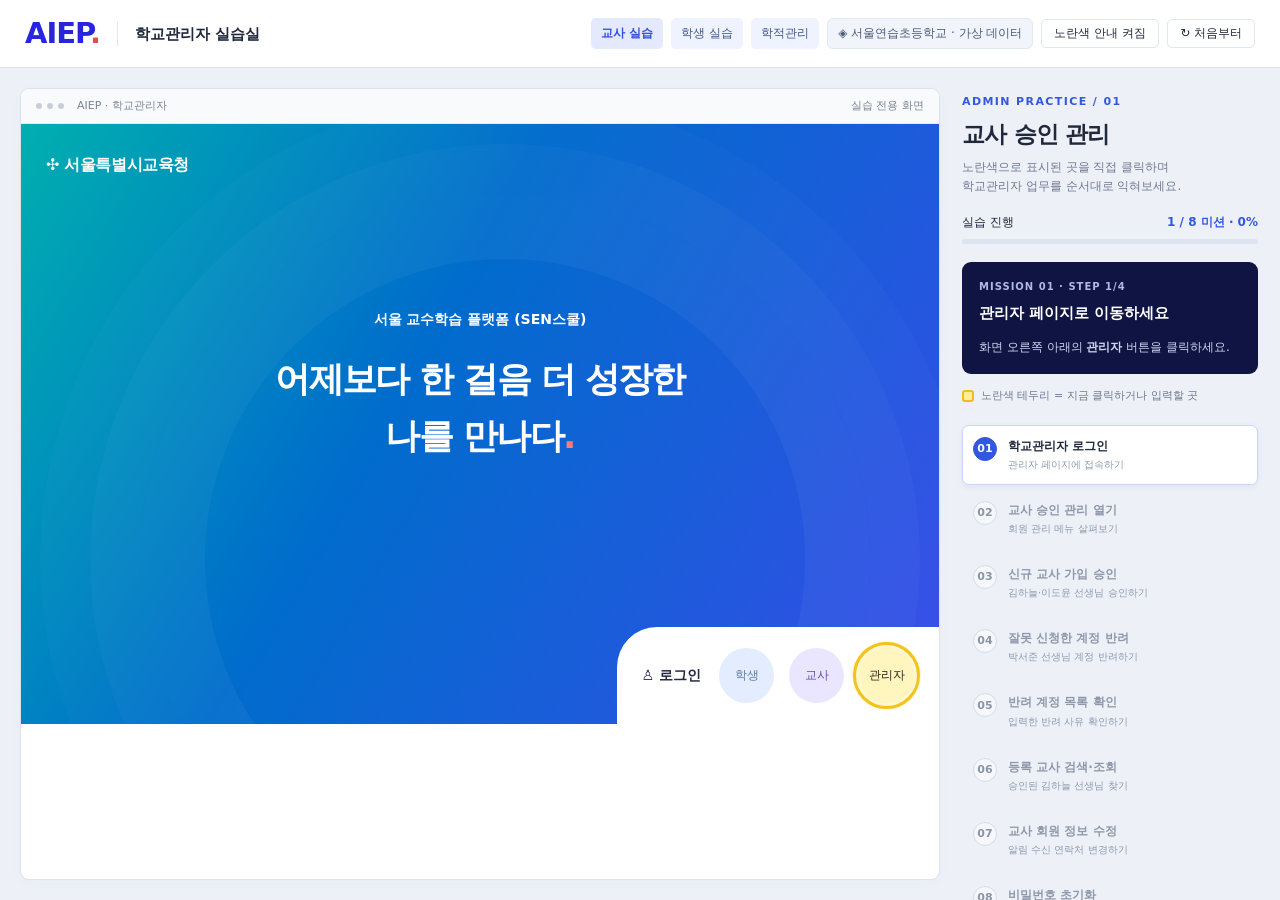
<file: index.html>
<!doctype html>
<html lang="ko">
<head>
<meta charset="UTF-8"><meta name="viewport" content="width=device-width, initial-scale=1.0">
<title>AIEP 학교관리자 실습 | 교사 승인 관리</title>
<meta name="description" content="서울연습초등학교 가상 계정으로 AIEP 교사 승인, 반려, 회원 정보 관리를 직접 클릭하며 연습하세요.">
<style>
:root{--navy:#101442;--blue:#3158de;--purple:#6552ff;--ink:#20283d;--muted:#737e93;--line:#e0e5ee;--bg:#f4f6fa;--yellow:#ffd12f;--green:#168064}*{box-sizing:border-box}body{margin:0;color:var(--ink);font-family:"Pretendard","Noto Sans KR","Malgun Gothic",system-ui,sans-serif;font-size:14px;line-height:1.6;background:#edf1f7}button,input,select{font:inherit}button{cursor:pointer}button:disabled{cursor:default;opacity:.5}button:focus-visible,a:focus-visible,input:focus-visible,select:focus-visible{outline:3px solid #3367ee;outline-offset:3px}button{border:1px solid var(--line);background:white;color:inherit;border-radius:5px;padding:7px 15px}button:hover{filter:brightness(.97)}button.primary{background:var(--blue);border-color:var(--blue);color:white}button.dark{background:#31343d;border-color:#31343d;color:white}button.small{padding:4px 12px;font-size:12px}.topbar{height:68px;background:white;border-bottom:1px solid #dde3ed;display:flex;align-items:center;justify-content:space-between;padding:0 25px;gap:14px}.brand-wrap{display:flex;align-items:center;gap:17px}.wordmark{font-size:29px;font-weight:900;letter-spacing:-1px;color:#2925df;line-height:1}.wordmark i{color:#ef454c;font-style:normal}.divider{width:1px;height:24px;background:var(--line)}.top-title{font-size:15px;font-weight:750}.subtle{color:var(--muted);font-size:12px}.practice-badge{display:inline-flex;align-items:center;gap:6px;color:#4e5b79;background:#f1f4fa;border:1px solid #e3e8f1;padding:5px 10px;border-radius:6px;font-size:12px}.top-actions{display:flex;gap:8px;align-items:center}.workspace{display:grid;grid-template-columns:minmax(0,1fr) 340px;min-height:calc(100vh - 68px)}.simulator{min-width:0;position:relative;margin:20px 0 20px 20px;border:1px solid #dce2eb;border-radius:9px;overflow:hidden;background:#fff;box-shadow:0 3px 15px #273a5a05;align-self:start;min-height:calc(100vh - 108px)}.window-strip{display:flex;justify-content:space-between;align-items:center;height:35px;padding:0 15px;background:#f9fafc;border-bottom:1px solid #e6eaf0;font-size:11px;color:#7a8494}.window-dots{display:flex;gap:5px;align-items:center}.window-dots span{display:block;width:6px;height:6px;border-radius:50%;background:#c8ced9}.window-dots small{margin-left:8px;font-size:11px}.guide{padding:25px 22px 20px;position:sticky;top:0;height:calc(100vh - 68px);overflow:auto}.guide-kicker{font-size:11px;letter-spacing:1.4px;color:var(--blue);font-weight:800}.guide h1{font-size:23px;line-height:1.4;margin:7px 0 8px;letter-spacing:-.8px}.guide-intro{color:#6f7990;font-size:12px;margin:0 0 17px}.progress-label{display:flex;justify-content:space-between;font-size:12px;margin-bottom:7px}.progress-label strong{color:var(--blue)}.progress-track{height:5px;border-radius:5px;background:#dee4ef;overflow:hidden}.progress-fill{height:100%;background:var(--blue);transition:width .25s}.missions{list-style:none;padding:0;margin:20px 0}.mission{display:flex;gap:11px;padding:11px 10px;border-radius:7px;margin:4px 0;border:1px solid transparent}.mission.current{background:white;border-color:#cbd6f7;box-shadow:0 2px 6px #1e3d7210}.mission .num{width:24px;height:24px;flex:none;border:1px solid #d5dce8;border-radius:50%;display:grid;place-items:center;font-size:11px;background:#f5f7fb;color:#8a94a7;font-weight:700}.mission.current .num{background:var(--blue);color:white;border-color:var(--blue)}.mission.done .num{background:#e2f2eb;color:#218163;border-color:#e2f2eb}.mission strong{font-size:12px;font-weight:650;display:block}.mission.current small{display:block}.mission:not(.current):not(.done){color:#8e98aa}.mission small{display:none;font-size:10px;color:#8d98ae;display:block;margin-top:1px}.task-card{margin-top:18px;background:var(--navy);color:white;border-radius:9px;padding:17px 17px 16px}.task-eyebrow{font-size:10px;color:#aeb9e5;letter-spacing:1px;font-weight:700}.task-card h2{font-size:15px;line-height:1.7;margin:6px 0 9px}.task-card p{font-size:12px;line-height:1.85;color:#ced6f1;margin:0}.task-card code{font-family:inherit;background:#ffffff15;padding:1px 5px;border-radius:3px;color:#fff}.task-card button{margin-top:12px;width:100%;font-weight:700}.hint-line{display:flex;align-items:center;gap:7px;color:#6e7890;font-size:11px;margin:13px 0}.yellow-swatch{height:12px;width:12px;background:#ffed9b;border:2px solid #efbd20;border-radius:3px;flex:none}.guide-foot{margin-top:20px;padding-top:13px;border-top:1px solid #dce2ed;color:#929bad;font-size:10px;line-height:1.8}.focus-target{position:relative;z-index:2;outline:3px solid #f4c318!important;outline-offset:3px!important;box-shadow:0 0 0 7px #ffe77855!important;background-color:#fff5bf!important;color:#292718!important;animation:glow 1.9s ease-in-out infinite}.focus-target input[type=checkbox]{accent-color:#b38a00}.no-hints .focus-target{outline:none!important;box-shadow:none!important;animation:none!important}.no-hints button.focus-target{background-color:revert!important;color:revert!important}@keyframes glow{50%{box-shadow:0 0 0 9px #ffe7782e}}@media(prefers-reduced-motion:reduce){*{animation:none!important;transition:none!important}}.home{min-height:600px;background:linear-gradient(120deg,#00afaf 0%,#006ccc 42%,#384be9 100%);position:relative;overflow:hidden;color:white;padding:28px 25px;display:flex;flex-direction:column}.home:before{content:"";position:absolute;width:600px;height:600px;border-radius:50%;border:65px solid #ffffff0a;top:70px;left:13%;box-shadow:0 0 0 50px #ffffff06,0 0 0 100px #ffffff04;pointer-events:none}.seoul-logo{font-weight:800;font-size:16px;letter-spacing:-.4px;position:relative}.home-copy{position:relative;align-self:center;text-align:center;margin:auto;padding:80px 15px 90px}.home-copy small{font-size:14px;font-weight:700}.home-copy h2{font-size:35px;line-height:1.65;letter-spacing:-1.6px;margin:20px 0}.home-copy h2 span{color:#ff7b80}.home-login{position:relative;align-self:flex-end;display:flex;align-items:center;gap:15px;background:white;color:#252a42;padding:21px 25px;border-radius:40px 0 0 0;margin:0 -25px -28px 0}.home-login strong{margin-right:3px}.role{border:0;background:#ebe6ff;color:#6250aa;border-radius:50%;width:55px;height:55px;padding:0;font-size:12px}.role.student{background:#e4edff;color:#6179a2}.login-page{min-height:600px;background:#f5f7fb;display:flex;flex-direction:column;align-items:center;justify-content:center;padding:35px 20px}.login-head{text-align:center;margin-bottom:25px}.login-head .wordmark{font-size:43px}.login-head h2{font-size:21px;margin:5px 0}.login-head p{font-size:11px;color:#788396;margin:0 0 8px}.login-card{width:370px;max-width:100%;padding:28px;background:white;border-radius:10px;box-shadow:0 4px 18px #20294a0d}.login-card h3{margin:0 0 23px;font-size:17px}.field{display:block;margin:16px 0}.field label{display:block;font-size:12px;margin-bottom:6px}.required{color:#e25f63}.input-wrap{display:flex;align-items:center;border:1px solid #dce1eb;border-radius:4px;background:white}.input-wrap input{border:0;width:100%;min-width:0;outline:none;background:transparent;padding:10px 12px;font-size:12px}.input-wrap span{font-size:11px;color:#939bac;padding-right:12px}.login-card .primary{width:100%;margin-top:20px;border-radius:3px}.fake-notice{font-size:11px;background:#eff3ff;color:#67759a;border-radius:5px;padding:10px;line-height:1.8;margin-top:18px}.admin-top{height:64px;background:var(--navy);color:white;display:flex;align-items:center;justify-content:space-between;padding:0 21px}.admin-top .seoul-logo{font-size:14px}.account{display:flex;align-items:center;gap:10px;font-size:10px;line-height:1.5}.avatar{display:grid;place-items:center;border-radius:50%;width:29px;height:29px;background:#d4d8e5;color:#596582;font-size:13px}.account strong{font-size:11px}.logout{background:transparent;color:#dddff3;border-color:#555b80;padding:3px 9px;font-size:10px;margin-left:6px}.admin-body{display:flex;min-height:550px}.nav{width:176px;flex:none;background:#f0f2f7;padding:15px 10px}.nav-group{padding:10px 12px;width:100%;background:linear-gradient(110deg,#155fff,#7650ff);color:white;border:0;display:flex;justify-content:space-between;font-size:12px;border-radius:5px}.nav-sub{background:white;padding:8px 7px 10px;border-radius:0 0 5px 5px}.nav-sub button{font-size:11px;display:block;border:0;border-radius:0;text-align:left;width:100%;padding:7px 11px;color:#6d7890;line-height:1.4}.nav-sub button.active{border-left:2px solid #7958fd;color:#523cef;font-weight:700;background:#f4f1ff}.other-nav{width:100%;border:0;background:transparent;text-align:left;font-size:11px;margin-top:13px;padding:7px 10px;color:#687188}.other-nav span{float:right}.content{padding:21px 20px 26px;min-width:0;flex:1}.page-title{display:flex;align-items:center;justify-content:space-between;gap:12px;margin-bottom:19px}.page-title h2{font-size:19px;margin:0;color:#141820;letter-spacing:-.7px}.breadcrumbs{font-size:9px;color:#a0a8b8}.filter-card{border:1px solid #dce0e9;border-radius:6px;padding:16px 18px;box-shadow:0 3px 5px #20294a05;margin-bottom:20px;font-size:11px}.filter-row{display:flex;align-items:center;gap:8px;min-height:32px}.filter-row>label{width:66px;flex:none;font-size:10px;font-weight:600}.filter-row input,.filter-row select{font-size:11px;border:1px solid #d9dfeb;background:white;color:#536075;border-radius:3px;padding:4px 7px;height:28px;min-width:0}.filter-row input[type=date]{width:120px}.filter-row .keyword{flex:1;width:60px}.filter-row .small{white-space:nowrap;font-size:10px;padding:3px 10px;min-height:27px}.table-bar{display:flex;align-items:center;justify-content:space-between;margin-bottom:8px;font-size:11px}.table-bar strong{font-weight:650}.table-bar button{font-size:10px;padding:3px 15px;min-height:25px}.table-scroll{overflow-x:auto;padding:5px;margin:-5px}table{border-collapse:collapse;width:100%;font-size:11px;min-width:480px;text-align:center;line-height:1.65}thead{background:#626976;color:#fff}th{font-weight:500;padding:9px 7px;white-space:nowrap}th:first-child{border-radius:4px 0 0 4px}th:last-child{border-radius:0 4px 4px 0}td{padding:9px 6px;border-bottom:1px solid #f3f4f7;height:40px;white-space:nowrap}tr:nth-child(even){background:#f7f8fb}.check-wrap{display:inline-flex;align-items:center;justify-content:center;width:22px;height:22px;border-radius:3px;cursor:pointer}.check-wrap input{width:13px;height:13px;margin:0;accent-color:var(--blue);cursor:pointer}.link-btn{border:0;background:transparent;color:#5c84ee;text-decoration:underline;font-size:11px;padding:2px}.paging{display:flex;align-items:center;justify-content:space-between;margin-top:19px;font-size:10px;color:#818b9d}.paging div{display:flex;align-items:center;gap:13px}.paging button,.paging select{font-size:10px;padding:3px 8px;border:1px solid #e0e5ef;background:white;border-radius:3px}.empty{text-align:center;color:#929baa;padding:45px 10px}.dashboard{padding:50px 25px;text-align:center;color:#9aa4b5}.dashboard .welcome-icon{margin:auto auto 15px;width:55px;height:55px;background:#eff3ff;color:#7d8bcc;display:grid;place-items:center;border-radius:15px;font-size:24px}.dashboard h3{font-size:21px;color:#3c4660;margin-bottom:8px}.dashboard p{font-size:12px}.section-title{border-bottom:1px solid #7e889a;padding-bottom:8px;font-size:12px;font-weight:700;display:flex;align-items:center;justify-content:space-between}.info-section{margin:20px 0}.info-section h3{font-size:12px;border-bottom:1px solid #a8b0bf;padding-bottom:7px;margin:0}.detail-grid{display:grid;grid-template-columns:100px minmax(0,1fr);font-size:11px}.detail-grid>div{padding:11px;border-bottom:1px solid #edf0f5;min-height:40px}.detail-grid .term{background:#f7f8fa;color:#647085}.detail-grid input[type=text],.detail-grid input[type=tel]{font-size:11px;width:100%;max-width:300px;border:1px solid #dce2eb;border-radius:3px;padding:6px 8px}.radios{display:flex;gap:16px;align-items:center;flex-wrap:wrap}.radios label{display:flex;align-items:center;gap:4px}.radios input{accent-color:var(--blue)}.detail-bottom{display:flex;justify-content:space-between}.detail-bottom button{font-size:11px}.overlay{position:absolute;inset:35px 0 0;z-index:20;background:#10163073;display:flex;align-items:center;justify-content:center;padding:25px}.modal{background:white;border-radius:11px;box-shadow:0 16px 70px #0003;padding:30px;width:390px;max-width:100%;text-align:center}.modal-icon{margin:0 auto 15px;width:46px;height:46px;display:grid;place-items:center;border-radius:50%;background:#eff3ff;color:var(--blue);font-size:23px;font-weight:700}.modal h2{font-size:19px;margin:7px 0 12px}.modal p{font-size:13px;color:#69758b;line-height:1.9;margin-bottom:24px;white-space:pre-line}.modal-actions{display:flex;justify-content:center;gap:8px}.modal-actions button{min-width:90px}.toast{position:fixed;bottom:24px;left:calc((100vw - 340px)/2);transform:translateX(-50%);z-index:100;background:#1e2c4e;color:white;padding:12px 19px;border-radius:8px;font-size:12px;max-width:80vw;box-shadow:0 5px 25px #0002}.toast:empty{display:none}.status-pill{display:inline-block;background:#e8f4ed;color:#40856a;padding:2px 7px;border-radius:4px;font-size:9px}.status-pill.rejected{background:#fff0ee;color:#b96e64}.complete{min-height:600px;padding:65px 35px;display:flex;align-items:center;justify-content:center;text-align:center;background:radial-gradient(ellipse at top,#eef2ff,white 70%)}.complete-inner{max-width:500px}.complete .checkmark{display:grid;place-items:center;width:72px;height:72px;border-radius:50%;margin:auto;background:#e2f5ec;color:#278765;font-size:33px}.complete h2{font-size:28px;line-height:1.5;letter-spacing:-1px;margin:21px 0 14px}.complete p{font-size:13px;color:#788399;line-height:1.9}.summary-tags{display:flex;flex-wrap:wrap;justify-content:center;gap:7px;margin:25px 0}.summary-tags span{background:white;border:1px solid #e0e6f0;padding:6px 10px;border-radius:5px;font-size:11px}.complete .primary{padding:10px 25px}.mini-note{font-size:10px;color:#9aa2b1;margin-top:17px}.view-label{margin-bottom:15px;padding:9px 12px;background:#f1f5ff;color:#667aa8;font-size:11px;border-radius:4px}
@media(min-width:1550px){.workspace{grid-template-columns:minmax(0,1fr) 370px}.guide{padding:28px}.simulator{margin:25px 0 25px 28px}.content{padding:28px 30px}.nav{width:205px}table{font-size:12px}td{height:47px}.link-btn{font-size:12px}.filter-row{min-height:36px}.filter-row>label{font-size:12px}.filter-row input,.filter-row select{font-size:12px}.home,.login-page,.complete{min-height:680px}}
@media(max-width:1100px){.workspace{grid-template-columns:minmax(0,1fr) 290px}.guide{padding:20px 16px}.guide h1{font-size:21px}.nav{width:145px;padding:12px 7px}.content{padding:18px 14px}.filter-card{padding:12px}.filter-row{flex-wrap:wrap}.filter-row>label{width:55px}.filter-row .keyword{min-width:90px}.breadcrumbs{display:none}.admin-top{padding:0 13px}.account .email{display:none}.home-copy h2{font-size:30px}.topbar{padding:0 20px}.top-title{font-size:13px}.practice-badge{font-size:10px}.toast{left:calc((100vw - 290px)/2)}}
@media(max-width:800px){.topbar{height:auto;min-height:62px;padding:10px 15px;flex-wrap:wrap}.top-title{font-size:12px}.wordmark{font-size:25px}.top-actions .practice-badge{display:none}.top-actions button{font-size:10px;padding:5px 7px}.workspace{display:flex;flex-direction:column-reverse;min-height:0}.guide{height:auto;position:static;padding:15px}.guide-intro,.guide-foot,.hint-line{display:none}.guide h1{font-size:18px;margin:3px 0 9px}.guide-kicker{font-size:9px}.missions{display:flex;gap:3px;margin:10px 0;overflow:auto}.mission{flex:1;min-width:30px;padding:3px;justify-content:center}.mission div:not(.num){display:none}.mission .num{width:22px;height:22px}.task-card{padding:11px 14px}.task-card h2{font-size:13px;margin:3px 0}.task-card p{font-size:11px}.task-eyebrow{font-size:9px}.task-card button{margin-top:5px}.simulator{margin:0 10px 15px;min-height:570px;align-self:stretch}.nav{width:128px;padding:10px 6px}.nav-group{font-size:11px;padding:9px}.nav-sub button{font-size:10px;padding:7px 6px}.other-nav{font-size:10px;padding-left:6px}.content{padding:17px 12px}.page-title h2{font-size:16px}.filter-row>label{width:50px}.filter-row input[type=date]{width:98px}.filter-row .keyword{min-width:70px}.filter-row select{max-width:75px}.filter-row{gap:5px}.filter-row .small{padding:3px 6px}.home,.login-page,.complete{min-height:540px}.admin-top{height:55px}.admin-top .seoul-logo{font-size:11px}.account{gap:6px}.avatar{width:23px;height:23px;font-size:10px}.logout{display:none}.home-copy h2{font-size:27px}.home-copy small{font-size:12px}.home-login{padding:18px 17px;gap:10px}.role{width:45px;height:45px;font-size:11px}.toast{left:50%;bottom:15px;max-width:90vw}.detail-grid{grid-template-columns:75px minmax(0,1fr)}.detail-grid>div{padding:9px 6px}.modal{padding:25px 18px}.complete h2{font-size:24px}}

.input-wrap input[readonly]{cursor:pointer}.reason-modal{width:450px}.reason-modal p{margin-bottom:17px}.reason-field{text-align:left;margin-bottom:20px}.reason-field label{display:block;font-size:12px;font-weight:650;margin-bottom:7px}.reason-field textarea{font:inherit;font-size:12px;padding:11px;width:100%;resize:vertical;min-height:110px;border:1px solid #d6deeb;border-radius:4px;line-height:1.8}.reason-field small{font-size:10px;color:#8793a7}.reason-error{font-size:11px;color:#c94747;min-height:18px}.member-detail .page-title{margin-bottom:26px}.member-detail .section-title{font-size:14px;padding-bottom:0;min-height:32px}.member-detail .section-title button{border-radius:3px;padding:5px 14px}.member-detail .info-section{margin:20px 0}.member-detail .info-section h3{border:0;font-size:15px;margin:0 0 14px;padding:0}.member-detail .detail-grid{border-top:1px solid #939dab;grid-template-columns:24% minmax(0,1fr);font-size:12px}.member-detail .detail-grid>div{border-bottom:1px solid #dde1e8;padding:12px 14px;min-height:44px;color:#58606f;display:flex;align-items:center;overflow-wrap:anywhere}.member-detail .detail-grid .term{background:#f0f2f5;color:#323840;font-weight:600}.member-detail .detail-grid .reason-content{white-space:pre-wrap}.member-detail .detail-bottom{margin-top:18px}.member-detail .detail-bottom button{border-radius:3px;min-width:63px}.contact-edit{display:flex;align-items:center;gap:7px;width:100%}.contact-edit label{flex:none;font-size:11px}.history-section{margin-top:26px!important}.history-filter{margin-top:18px;margin-bottom:14px;padding:14px}.history-table{min-width:0}.history-table .empty{padding:20px}.history-section .history-filter input[type=date]{max-width:120px}.member-detail .history-table td{white-space:normal}@media(max-width:800px){.member-detail .detail-grid{font-size:11px;grid-template-columns:31% minmax(0,1fr)}.member-detail .detail-grid>div{padding:10px 8px}.member-detail .info-section h3{font-size:13px}.member-detail .section-title{font-size:12px}.contact-edit{flex-wrap:wrap}.member-detail .history-filter{padding:10px}.history-filter .filter-row{align-items:flex-start}.history-filter .filter-row>label{width:100%}.overlay{align-items:flex-start;padding-top:65px}.reason-modal{padding:22px 18px}}
.course-tab{font-size:12px;padding:6px 10px;border-radius:5px;text-decoration:none;color:#425987;background:#eef3ff;white-space:nowrap}.course-tab[aria-current]{background:#e4e9fd;color:#314fde;font-weight:700}.nav-student-link{display:block;padding:7px 11px;color:#6d7890;font-size:11px;text-decoration:none}@media(max-width:1100px){.top-actions .practice-badge{display:none}}@media(max-width:800px){.course-tab{font-size:10px;padding:5px 7px}}
</style>
</head>
<body>
<header class="topbar"><div class="brand-wrap"><div class="wordmark">AIEP<i>.</i></div><div class="divider"></div><div class="top-title">학교관리자 실습실</div></div><div class="top-actions"><a class="course-tab" href="index.html" aria-current="page">교사 실습</a><a class="course-tab" href="student.html">학생 실습</a><a class="course-tab" href="academic.html">학적관리</a><span class="practice-badge">◈ 서울연습초등학교 · 가상 데이터</span><button id="hint-toggle" class="small" aria-pressed="true">노란색 안내 켜짐</button><button id="restart" class="small">↻ 처음부터</button></div></header>
<main class="workspace"><section class="simulator" aria-label="AIEP 관리자 실습 화면"><div class="window-strip"><div class="window-dots"><span></span><span></span><span></span><small>AIEP · 학교관리자</small></div><span>실습 전용 화면</span></div><div id="screen"></div><div id="modal-root"></div></section><aside class="guide" aria-label="실습 미션"><div class="guide-kicker">ADMIN PRACTICE / 01</div><h1>교사 승인 관리</h1><p class="guide-intro">노란색으로 표시된 곳을 직접 클릭하며<br>학교관리자 업무를 순서대로 익혀보세요.</p><div class="progress-label"><span>실습 진행</span><strong id="progress-text"></strong></div><div class="progress-track" role="progressbar" aria-label="실습 진행률" aria-valuemin="0" aria-valuemax="100" id="progress"><div class="progress-fill" id="progress-fill"></div></div><div class="task-card" aria-live="polite" aria-atomic="true"><div class="task-eyebrow" id="task-eyebrow"></div><h2 id="task-title"></h2><p id="task-desc"></p><div id="task-action"></div></div><div class="hint-line"><span class="yellow-swatch"></span><span>노란색 테두리 = 지금 클릭하거나 입력할 곳</span></div><ol class="missions" id="missions"></ol><div class="guide-foot">참고: AIEP 학교 관리자 매뉴얼 v5.0 · 4–9쪽<br>본 화면은 학습용 시뮬레이션입니다.<br>모든 이름·아이디·연락처는 가상 정보입니다.</div></aside></main><div class="toast" id="toast" role="status" aria-live="polite"></div>
<script>
'use strict';
const SCHOOL='서울연습초등학교';
const ADMIN_ID='practice_admin';
const ADMIN_PW='Practice123!';
const missions=[
 {title:'학교관리자 로그인',desc:'관리자 페이지에 접속하기',start:0,end:3},
 {title:'교사 승인 관리 열기',desc:'회원 관리 메뉴 살펴보기',start:4,end:5},
 {title:'신규 교사 가입 승인',desc:'김하늘·이도윤 선생님 승인하기',start:6,end:10},
 {title:'잘못 신청한 계정 반려',desc:'박서준 선생님 계정 반려하기',start:11,end:15},
 {title:'반려 계정 목록 확인',desc:'입력한 반려 사유 확인하기',start:16,end:18},
 {title:'등록 교사 검색·조회',desc:'승인된 김하늘 선생님 찾기',start:19,end:22},
 {title:'교사 회원 정보 수정',desc:'알림 수신 연락처 변경하기',start:23,end:26},
 {title:'비밀번호 초기화',desc:'초기화 후 변경 내용 저장하기',start:27,end:32}
];
const steps=[
 ['admin','관리자 페이지로 이동하세요','화면 오른쪽 아래의 <b>관리자</b> 버튼을 클릭하세요.','p-admin'],
 ['id','아이디 입력란을 클릭하세요','노란색 아이디 입력란을 클릭하면 실습용 아이디가 <b>자동 입력</b>됩니다.','login-id'],
 ['pw','비밀번호 입력란을 클릭하세요','노란색 비밀번호 입력란을 클릭하면 실습용 비밀번호가 <b>자동 입력</b>됩니다.','login-pw'],
 ['login','학교관리자로 로그인하세요','입력한 실습용 계정을 확인하고 <b>로그인</b> 버튼을 클릭하세요.','login-submit'],
 ['member-menu','회원 관리 메뉴를 펼치세요','왼쪽의 <b>회원 관리</b>를 클릭하세요.','member-menu'],
 ['approval-menu','교사 승인 관리를 여세요','펼쳐진 메뉴에서 <b>교사 승인 관리</b>를 클릭하세요.','nav-pending'],
 ['check-t1','김하늘 선생님을 선택하세요','서울연습초등학교에 신규 가입한 <b>김하늘</b> 선생님의 체크박스를 클릭하세요.','check-t1'],
 ['check-t2','이도윤 선생님도 선택하세요','한 번에 승인할 수 있도록 <b>이도윤</b> 선생님도 선택하세요.','check-t2'],
 ['approve','선택한 두 계정을 승인하세요','선택 인원 <b>2명</b>을 확인하고 목록 위의 <b>승인</b> 버튼을 클릭하세요.','approve'],
 ['confirm','승인을 확정하세요','승인 대상 두 명을 확인한 뒤 팝업의 <b>확인</b>을 클릭하세요.','modal-confirm'],
 ['ack','승인 완료를 확인하세요','두 계정이 승인되었습니다. <b>확인</b>을 누르면 대기 목록에서 사라집니다.','modal-confirm'],
 ['check-t3','잘못 신청한 계정을 선택하세요','실습 상황: <b>박서준</b> 선생님은 다른 학교 소속으로 확인되었습니다. 해당 계정을 선택하세요.','check-t3'],
 ['reject','선택한 계정을 반려하세요','목록 위의 <b>반려</b> 버튼을 클릭하세요.','reject'],
 ['reject-reason','반려 사유를 입력하세요','다른 학교 소속이라는 점이 드러나도록 반려 사유를 작성한 뒤 <b>반려</b> 버튼을 클릭하세요. 예: 서울연습초등학교 재직 교사가 아니므로 회원 가입을 반려합니다.','reason-input'],
 ['confirm','반려 처리를 확정하세요','대상이 박서준 선생님인지 확인하고 <b>확인</b>을 클릭하세요.','modal-confirm'],
 ['ack','반려 완료를 확인하세요','반려된 계정은 승인 대기 목록에서 제외됩니다. <b>확인</b>을 클릭하세요.','modal-confirm'],
 ['rejected-menu','교사 반려 관리를 여세요','왼쪽의 <b>교사 반려 관리</b>를 클릭하세요.','nav-rejected'],
 ['rejected-detail','반려된 교사의 상세 정보를 여세요','목록에서 <b>박서준</b> 선생님의 이름을 클릭하세요. 반려 사유와 처리 정보를 확인할 수 있습니다.','name-t3'],
 ['review','입력한 반려 사유를 확인하세요','아래 반려정보에서 직접 작성한 <b>반려 사유</b>와 반려일시·관리자를 확인한 뒤 <b>목록</b>을 클릭하세요.','reject-back'],
 ['members-menu','교사 회원 관리를 여세요','왼쪽의 <b>교사 회원 관리</b>를 클릭하세요.','nav-members'],
 ['keyword','김하늘 선생님을 검색하세요','검색어 입력란에 <code>김하늘</code>을 입력하세요. 검색 기준은 ‘이름’입니다.','keyword'],
 ['search','검색 결과를 확인하세요','<b>검색</b> 버튼을 클릭하면 등록된 김하늘 선생님을 찾을 수 있습니다.','search'],
 ['detail','교사 회원 정보를 여세요','검색 결과에서 <b>김하늘</b> 이름을 클릭하세요. 아이디를 눌러도 같은 상세 정보가 열립니다.','name-t1'],
 ['edit','회원 정보를 수정하세요','회원 정보 오른쪽 위의 <b>수정</b> 버튼을 클릭하세요.','edit'],
 ['mobile','알림 수신 연락처를 바꾸세요','알림 수신 연락처를 실습용 번호 <code>01000001234</code>로 변경하세요.','mobile'],
 ['save','변경한 정보를 저장하세요','연락처를 확인하고 화면의 <b>저장</b> 버튼을 클릭하세요.','save'],
 ['ack','저장 완료를 확인하세요','변경된 정보가 저장되었습니다. 팝업의 <b>확인</b>을 클릭하세요.','modal-confirm'],
 ['edit','비밀번호 초기화를 준비하세요','다시 <b>수정</b> 버튼을 눌러 편집 화면으로 들어가세요.','edit'],
 ['reset-pw','비밀번호를 초기화하세요','기본정보의 <b>비밀번호 초기화</b> 버튼을 클릭하세요.','reset-pw'],
 ['confirm','초기화를 확인하세요','대상이 김하늘 선생님인지 확인하고 <b>확인</b>을 클릭하세요.','modal-confirm'],
 ['ack','초기화 완료를 확인하세요','<b>확인</b>을 눌러 안내를 닫으세요. 이 실습에서는 실제 계정이나 비밀번호가 변경되지 않습니다.','modal-confirm'],
 ['save','마지막으로 정보를 저장하세요','편집 화면의 <b>저장</b>을 눌러 회원 정보 관리를 마무리하세요.','save'],
 ['ack','모든 실습을 마무리하세요','저장 완료 팝업의 <b>확인</b>을 누르면 실습 결과가 표시됩니다.','modal-confirm']
];
function initialState(){return {step:0,page:'home',expanded:false,selected:[],teachers:[
{id:'t1',name:'김하늘',email:'haneul.kim@example.com',status:'pending',joined:'2026.10.18 09:20',type:'회원가입등록',mobile:'01000000001',sms:true,use:true},
{id:'t2',name:'이도윤',email:'doyun.lee@example.com',status:'pending',joined:'2026.10.18 09:10',type:'회원가입등록',mobile:'01000000002',sms:true,use:true},
{id:'t3',name:'박서준',email:'seojun.park@example.com',status:'pending',joined:'2026.10.17 16:30',type:'회원가입등록',mobile:'01000000003',sms:true,use:true},
{id:'t4',name:'최유나',email:'yuna.choi@example.com',status:'pending',joined:'2026.10.17 15:20',type:'회원가입등록',mobile:'01000000004',sms:true,use:true},
{id:'t5',name:'정시우',email:'siwoo.jeong@example.com',status:'pending',joined:'2026.10.17 14:10',type:'소속학교변경',mobile:'01000000005',sms:true,use:true},
{id:'t6',name:'강지안',email:'jian.kang@example.com',status:'pending',joined:'2026.10.17 13:40',type:'회원가입등록',mobile:'01000000006',sms:true,use:true},
{id:'t7',name:'윤서아',email:'seoa.yoon@example.com',status:'pending',joined:'2026.10.16 11:25',type:'회원가입등록',mobile:'01000000007',sms:true,use:true},
{id:'t8',name:'장민준',email:'minjun.jang@example.com',status:'pending',joined:'2026.10.16 10:20',type:'회원가입등록',mobile:'01000000008',sms:true,use:true},
{id:'t9',name:'임다은',email:'daeun.lim@example.com',status:'approved',joined:'2026.10.15 14:20',type:'회원가입등록',mobile:'01000000009',sms:true,use:true},
{id:'t10',name:'한지호',email:'jiho.han@example.com',status:'approved',joined:'2026.10.15 10:30',type:'회원가입등록',mobile:'01000000010',sms:false,use:true},
{id:'t11',name:'오수빈',email:'subin.oh@example.com',status:'rejected',joined:'2026.10.14 09:45',rejected:'2026.10.15 10:00',type:'회원가입등록',mobile:'01000000011',sms:true,use:true}
],loginId:'',loginPw:'',keyword:'',query:'',searchBy:'name',dateFrom:'',dateTo:'',filterFrom:'',filterTo:'',detailId:null,edit:false,modal:null,hints:true,passwordReset:false,draftMobile:null,reasonDraft:''};}
const KEY='aiep-teacher-practice-v2';let state=initialState();
try{const saved=JSON.parse(localStorage.getItem(KEY));if(saved&&Number.isInteger(saved.step)&&saved.step>=0&&saved.step<=steps.length&&Array.isArray(saved.teachers))state={...state,...saved};}catch(e){}
const $=id=>document.getElementById(id);const esc=v=>String(v??'').replace(/[&<>"']/g,c=>({'&':'&amp;','<':'&lt;','>':'&gt;','"':'&quot;',"'":'&#39;'}[c]));
function persist(){try{localStorage.setItem(KEY,JSON.stringify(state));}catch(e){}}
function current(){return steps[state.step];}function missionIndex(){return missions.findIndex(m=>state.step>=m.start&&state.step<=m.end);}
let toastTimer;function toast(msg){$('toast').textContent=msg;clearTimeout(toastTimer);toastTimer=setTimeout(()=>$('toast').textContent='',3800);}
function guard(action){if(current()?.[0]===action)return true;toast('현재 미션을 확인해 주세요. '+(current()?.[1]||'실습을 완료했습니다.'));return false;}
function advance(){state.step++;persist();render();}
function highlight(){document.querySelectorAll('.focus-target').forEach(n=>n.classList.remove('focus-target'));if(current()){const el=$(current()[3]);if(current()[0]==='reject-reason'&&state.reasonDraft.trim()){$('reason-submit')?.classList.add('focus-target');}else if(el)el.classList.add('focus-target');}document.body.classList.toggle('no-hints',!state.hints);$('hint-toggle').textContent=state.hints?'노란색 안내 켜짐':'노란색 안내 꺼짐';$('hint-toggle').setAttribute('aria-pressed',String(state.hints));}
function renderGuide(){const idx=missionIndex(),done=state.step>=steps.length;const percent=Math.round(state.step/steps.length*100);$('progress-text').textContent=done?'8 / 8 완료':`${Math.max(idx,0)+1} / 8 미션 · ${percent}%`;$('progress-fill').style.width=percent+'%';$('progress').setAttribute('aria-valuenow',percent);$('missions').innerHTML=missions.map((m,i)=>`<li class="mission ${state.step>m.end?'done':i===idx?'current':''}" ${i===idx?'aria-current="step"':''}><div class="num">${state.step>m.end?'✓':String(i+1).padStart(2,'0')}</div><div><strong>${m.title}</strong><small>${m.desc}</small></div></li>`).join('');$('task-eyebrow').textContent=done?'PRACTICE COMPLETE':`MISSION ${String(idx+1).padStart(2,'0')} · STEP ${state.step-missions[idx].start+1}/${missions[idx].end-missions[idx].start+1}`;$('task-title').textContent=done?'교사 승인 관리 실습 완료!':current()[1];$('task-desc').innerHTML=done?'승인·반려부터 회원 정보 수정까지 모두 익혔습니다. 처음부터 다시 연습할 수도 있어요.':current()[2];$('task-action').innerHTML='';}
function home(){return `<div class="home"><div class="seoul-logo">✣ 서울특별시교육청</div><div class="home-copy"><small>서울 교수학습 플랫폼 (SEN스쿨)</small><h2>어제보다 한 걸음 더 성장한<br>나를 만나다<span>.</span></h2></div><div class="home-login"><strong>♙ 로그인</strong><button class="role student" data-action="outside">학생</button><button class="role" data-action="outside">교사</button><button class="role" id="p-admin" data-action="admin">관리자</button></div></div>`;}
function login(){return `<div class="login-page"><div class="login-head"><p>통합 ID로 다양한 서비스를 이용해보세요</p><div class="wordmark">AIEP<i>.</i></div><h2>통합 인증 시스템</h2></div><form class="login-card" id="login-form"><h3>로그인</h3><div class="field"><label for="login-id">아이디 <span class="required">*</span></label><div class="input-wrap"><input id="login-id" data-action="id" readonly aria-label="아이디, 클릭하면 자동 입력" autocomplete="off" spellcheck="false" value="${esc(state.loginId)}" placeholder="클릭하면 실습 아이디가 입력됩니다"><span>@aiep.kr</span></div></div><div class="field"><label for="login-pw">비밀번호 <span class="required">*</span></label><div class="input-wrap"><input id="login-pw" data-action="pw" readonly aria-label="비밀번호, 클릭하면 자동 입력" autocomplete="off" type="password" value="${esc(state.loginPw)}" placeholder="클릭하면 실습 비밀번호가 입력됩니다"><button type="button" class="link-btn" data-action="show-pw" aria-label="비밀번호 표시 전환">◉</button></div></div><label class="subtle"><input type="checkbox"> 로그인 유지</label><button id="login-submit" class="primary" type="submit">로그인</button><div class="fake-notice">아이디와 비밀번호 입력란을 순서대로 <b>클릭</b>하세요.<br>실습 계정이 자동으로 입력됩니다.</div></form></div>`;}
function adminShell(){const p=state.page;return `<div class="admin-top"><div class="seoul-logo">✣ 서울특별시교육청</div><div class="account"><span class="avatar">♙</span><div><strong>학교관리자</strong><br><span class="email">school.admin@example.com</span></div><button class="logout" data-action="logout">로그아웃</button></div></div><div class="admin-body"><nav class="nav" aria-label="관리자 메뉴"><button class="nav-group" id="member-menu" data-action="member-menu" aria-expanded="${state.expanded}"><span>▣ &nbsp;회원 관리</span><span>${state.expanded?'⌃':'⌄'}</span></button>${state.expanded?`<div class="nav-sub">${[['pending','교사 승인 관리','approval-menu'],['rejected','교사 반려 관리','rejected-menu'],['members','교사 회원 관리','members-menu']].map(([page,title,action])=>`<button id="nav-${page}" class="${p===page||(p==='detail'&&page==='members'||p==='rejected-detail'&&page==='rejected')?'active':''}" data-action="${action}">${title}</button>`).join('')}<a class="nav-student-link" href="student.html">학생 회원 관리</a><a class="nav-student-link" href="academic.html">학적관리</a></div>`:''}<button class="other-nav" data-action="outside">▤ &nbsp;학교 관리 <span>⌄</span></button><button class="other-nav" data-action="outside">▧ &nbsp;단말 관리 <span>⌄</span></button><button class="other-nav" data-action="outside">▤ &nbsp;구매에듀테크 관리</button><button class="other-nav" data-action="outside">▤ &nbsp;학사정보 관리 이동</button></nav><div class="content">${p==='dashboard'?`<div class="dashboard"><div class="welcome-icon">▣</div><h3>${SCHOOL}</h3><p>학교관리자님, 환영합니다.<br>왼쪽 회원 관리에서 교사 계정을 관리할 수 있습니다.</p></div>`:p==='detail'?detail():p==='rejected-detail'?rejectedDetail():list(p)}</div></div>`;}
function filters(){return `<form class="filter-card" id="search-form"><div class="filter-row"><label>소속명</label><strong>${SCHOOL}</strong></div><div class="filter-row"><label for="date-from">가입기간</label><input type="date" id="date-from" aria-label="가입기간 시작" value="${esc(state.dateFrom)}"><span>~</span><input type="date" id="date-to" aria-label="가입기간 종료" value="${esc(state.dateTo)}"></div><div class="filter-row"><label for="keyword">검색어</label><select id="search-by" aria-label="검색 기준"><option value="name" ${state.searchBy==='name'?'selected':''}>이름</option><option value="email" ${state.searchBy==='email'?'selected':''}>아이디</option></select><input class="keyword" id="keyword" aria-label="검색어" value="${esc(state.keyword)}" autocomplete="off"><button class="small" type="button" data-action="clear-filter">초기화</button><button class="small dark" id="search" type="submit">⌕ 검색</button></div></form>`;}
function list(page){const titles={pending:'교사 승인 관리',rejected:'교사 반려 관리',members:'교사 회원 관리'},status={pending:'pending',rejected:'rejected',members:'approved'};let rows=state.teachers.filter(t=>t.status===status[page]);if(state.query)rows=rows.filter(t=>t[state.searchBy].toLowerCase().includes(state.query.toLowerCase()));if(state.filterFrom)rows=rows.filter(t=>t.joined.slice(0,10).replaceAll('.','-')>=state.filterFrom);if(state.filterTo)rows=rows.filter(t=>t.joined.slice(0,10).replaceAll('.','-')<=state.filterTo);
const pending=page==='pending',rejected=page==='rejected';return `<div class="page-title"><h2>${titles[page]}</h2><div class="breadcrumbs">⌂　›　회원 관리　›　${titles[page]}</div></div>${filters()}<div class="table-bar"><strong>전체 ${rows.length}${pending&&state.selected.length?` <span class="subtle">· 선택 ${state.selected.length}명</span>`:''}</strong>${pending?'<div><button id="reject" data-action="reject">반려</button> <button id="approve" data-action="approve">승인</button></div>':''}</div><div class="table-scroll"><table><thead><tr>${pending?'<th><label class="check-wrap"><input type="checkbox" aria-label="전체 선택" data-all="true"></label></th>':''}<th>번호</th>${rejected?'<th>상태</th>':''}${page!=='members'?`<th>${rejected?'반려유형':'승인유형'}</th>`:''}<th>이름</th><th>아이디</th><th>가입일시</th>${rejected?'<th>반려일시</th>':''}${page==='members'?'<th>사용여부</th>':''}</tr></thead><tbody>${rows.map((t,i)=>`<tr ${t.id==='t3'&&rejected?'id="review-row"':''}>${pending?`<td><label class="check-wrap" id="check-${t.id}"><input type="checkbox" aria-label="${t.name} 선택" data-check="${t.id}" ${state.selected.includes(t.id)?'checked':''}></label></td>`:''}<td>${rows.length-i}</td>${rejected?'<td><span class="status-pill rejected">반려</span></td>':''}${page!=='members'?`<td>${t.type}</td>`:''}<td><button class="link-btn" id="name-${t.id}" data-action="${rejected?'rejected-detail':'detail'}" data-id="${t.id}">${t.name}</button></td><td><button class="link-btn" data-action="${rejected?'rejected-detail':'detail'}" data-id="${t.id}">${t.email}</button></td><td>${t.joined}</td>${rejected?`<td>${t.rejected}</td>`:''}${page==='members'?`<td>${t.use?'사용':'미사용'}</td>`:''}</tr>`).join('')||`<tr><td colspan="8" class="empty">조회된 회원이 없습니다.</td></tr>`}</tbody></table></div><div class="paging"><div><button data-action="one-page" aria-label="이전 페이지">‹</button><b>1</b><button data-action="one-page" aria-label="다음 페이지">›</button></div><select aria-label="페이지당 표시 수" id="page-size"><option>10개씩 보기</option><option>20개씩 보기</option><option>50개씩 보기</option></select></div>`;}
function historyPanel(t){return `<div class="info-section history-section"><h3>회원정보 수정이력</h3><div class="filter-card history-filter"><div class="filter-row"><label for="history-from">수정기간</label><input type="date" id="history-from" aria-label="수정기간 시작"><span>~</span><input type="date" id="history-to" aria-label="수정기간 종료"></div><div class="filter-row"><label for="history-keyword">검색어</label><select id="history-by" aria-label="수정이력 검색 기준"><option value="name">이름</option><option value="email">아이디</option></select><input class="keyword" id="history-keyword" aria-label="수정이력 검색어"><button class="small" data-action="history-clear">초기화</button><button class="small dark" data-action="history-search">⌕ 검색</button></div></div><div id="history-result">${historyRows(t)}</div></div>`;}
function historyRows(t,query='',by='name',from='',to=''){const date='2026-10-18';const match=(by==='email'?'school.admin@example.com':'학교관리자').includes(query);return `<table class="history-table"><thead><tr><th>수정일시</th><th>수정자</th><th>수정 내용</th></tr></thead><tbody>${t.modified&&match&&(!from||date>=from)&&(!to||date<=to)?'<tr><td>2026.10.18 10:10</td><td>학교관리자</td><td>회원정보 수정</td></tr>':'<tr><td colspan="3" class="empty">조회된 수정이력이 없습니다.</td></tr>'}</tbody></table>`;}
function detail(){const t=state.teachers.find(t=>t.id===state.detailId),edit=state.edit;return `<div class="member-detail"><div class="page-title"><h2>교사 회원 관리</h2><div class="breadcrumbs">⌂　›　회원 관리　›　교사 회원 관리</div></div><div class="section-title"><span>회원정보</span><button class="small primary" id="${edit?'save':'edit'}" data-action="${edit?'save':'edit'}">${edit?'저장':'수정'}</button></div><div class="info-section"><h3>기본정보</h3><div class="detail-grid"><div class="term">이름</div><div>${edit?`<input type="text" id="teacher-name" aria-label="교사 이름" value="${esc(t.name)}">`:esc(t.name)}</div><div class="term">아이디</div><div>${esc(t.email)}</div>${edit?`<div class="term">비밀번호</div><div><button class="small" id="reset-pw" data-action="reset-pw">비밀번호 초기화</button>${state.passwordReset?'<span class="status-pill"> 초기화 완료</span>':''}</div>`:''}</div></div><div class="info-section"><h3>부가정보</h3><div class="detail-grid"><div class="term">소속명</div><div>${SCHOOL}</div><div class="term">교육행정인증서</div><div>만료일자 : 2027.10.18</div><div class="term">알림 수신 방식</div><div>${edit?`<div class="contact-edit"><label for="mobile">휴대전화</label><span> | </span><input id="mobile" type="tel" aria-label="알림 수신 연락처" maxlength="13" value="${esc(state.draftMobile??t.mobile)}"></div>`:`휴대전화 | ${esc(t.mobile)}`}</div><div class="term">알림 수신 동의</div><div>${edit?`<div class="radios"><label><input type="radio" name="sms" value="yes" ${t.sms?'checked':''}>수신 동의</label><label><input type="radio" name="sms" value="no" ${!t.sms?'checked':''}>수신 미동의</label></div>`:(t.sms?'Y':'N')}</div></div></div><div class="detail-bottom"><button data-action="back">목록</button><button class="primary" data-action="${edit?'save':'edit'}">${edit?'저장':'수정'}</button></div>${!edit?historyPanel(t):''}</div>`;}
function rejectedDetail(){const t=state.teachers.find(t=>t.id===state.detailId);return `<div class="member-detail"><div class="page-title"><h2>교사 반려 관리</h2></div><div class="section-title"><span>회원정보</span></div><div class="info-section"><h3>기본정보</h3><div class="detail-grid"><div class="term">이름</div><div>${esc(t.name)}</div><div class="term">아이디</div><div>${esc(t.email)}</div></div></div><div class="info-section"><h3>부가정보</h3><div class="detail-grid"><div class="term">소속명</div><div>${SCHOOL}</div><div class="term">알림 수신 방식</div><div>휴대전화 | ${esc(t.mobile)}</div><div class="term">알림 수신 동의</div><div>${t.sms?'Y':'N'}</div><div class="term">가입일시</div><div>${esc(t.joined)}</div></div></div><div class="info-section"><h3>반려정보</h3><div class="detail-grid"><div class="term">반려 사유</div><div class="reason-content">${esc(t.reason||'소속 학교가 일치하지 않아 반려합니다.')}</div><div class="term">반려일시</div><div>${esc(t.rejected)}</div><div class="term">반려 관리자</div><div>관리자(school.admin@example.com)</div></div></div><div class="detail-bottom"><button id="reject-back" data-action="review">목록</button></div></div>`;}
function complete(){return `<div class="complete"><div class="complete-inner"><div class="checkmark">✓</div><div class="guide-kicker" style="margin-top:20px">ALL MISSIONS COMPLETED</div><h2>학교관리자 업무,<br>이제 직접 할 수 있어요.</h2><p>${SCHOOL}의 교사 계정으로<br>8개 미션을 모두 완료했습니다.</p><div class="summary-tags"><span>✓ 교사 2명 승인</span><span>✓ 잘못 신청한 계정 반려</span><span>✓ 반려 사유 입력·확인</span><span>✓ 회원 검색·조회</span><span>✓ 연락처 변경·저장</span><span>✓ 비밀번호 초기화</span></div><button class="primary" data-action="restart-now">처음부터 다시 실습하기 ↻</button> <a class="course-tab" href="student.html">학생 회원 관리 실습 →</a><div class="mini-note">AIEP 학교 관리자 매뉴얼 v5.0 · 1. 교사 승인 관리</div></div></div>`;}
function renderModal(){const m=state.modal;if(!m){$('modal-root').innerHTML='';return;}const reset=m.kind==='restart',reason=m.kind==='reject-reason';$('modal-root').innerHTML=`<div class="overlay"><div class="modal ${reason?'reason-modal':''}" role="dialog" aria-modal="true" aria-labelledby="modal-title" aria-describedby="modal-desc"><div class="modal-icon">${m.success?'✓':reset?'↻':'?'}</div><h2 id="modal-title">${esc(m.title)}</h2><p id="modal-desc">${esc(m.text)}</p>${reason?`<div class="reason-field"><label for="reason-input">반려 사유 <span class="required">*</span></label><textarea id="reason-input" maxlength="500" rows="4" aria-required="true" aria-describedby="reason-error" placeholder="반려 사유를 입력해 주세요.">${esc(state.reasonDraft)}</textarea><div id="reason-error" class="reason-error" role="alert"></div><small>최대 500자 · 입력한 내용은 반려 상세 정보에 표시됩니다.</small></div>`:''}<div class="modal-actions">${m.confirm||reset||reason?'<button data-action="modal-cancel">취소</button>':''}<button class="primary" id="${reason?'reason-submit':'modal-confirm'}" data-action="${reason?'reject-reason':reset?'restart-now':'modal-confirm'}">${reason?'반려':reset?'다시 시작':'확인'}</button></div></div></div>`;}
function render(){renderGuide();$('screen').innerHTML=state.step>=steps.length?complete():state.page==='home'?home():state.page==='login'?login():adminShell();renderModal();highlight();if(state.modal)queueMicrotask(()=>$(state.modal?.kind==='reject-reason'?'reason-input':'modal-confirm')?.focus({preventScroll:true}));}
function openConfirmation(kind,title,text){state.modal={kind,title,text,confirm:true};advance();}
function ack(title,text,kind){state.modal={title,text,kind,success:true};advance();}
function commitEdit(){const t=state.teachers.find(t=>t.id===state.detailId),name=$('teacher-name')?.value.trim(),mobile=$('mobile')?.value.replace(/[^0-9]/g,'');if(!name){toast('이름을 입력해 주세요.');return false;}if(mobile!=='01000001234'){toast('실습용 연락처 01000001234를 입력해 주세요.');return false;}if(name!=='김하늘'){toast('이번 실습에서는 김하늘 선생님의 이름을 유지해 주세요.');return false;}t.name=name;t.mobile=mobile;t.sms=document.querySelector('input[name="sms"]:checked')?.value==='yes';t.modified=true;state.draftMobile=null;state.edit=false;return true;}
function doAction(action,el){if(action==='outside'){toast('이번 실습은 교사 승인·반려·교사 회원 관리 범위입니다.');return;}
if(action==='restart'){state.restartReturnModal=state.modal;state.modal={kind:'restart',title:'처음부터 다시 실습할까요?',text:'현재 실습 진행과 가상 계정의 변경 내용이 초기화됩니다.'};renderModal();$('modal-confirm').focus();return;}
if(action==='restart-now'){state=initialState();persist();render();return;}
if(action==='modal-cancel'){if(state.modal?.kind==='restart'){state.modal=state.restartReturnModal||null;delete state.restartReturnModal;persist();render();return;}if(state.modal?.confirm||state.modal?.kind==='reject-reason'){const m=state.modal;state.step--;state.modal=m.kind==='reject'?{kind:'reject-reason',title:'교사 가입 반려',text:'반려 대상: 박서준 (1명)'}:null;persist();render();}return;}
if(action==='show-pw'){const input=$('login-pw');input.type=input.type==='password'?'text':'password';return;}
if(action==='one-page'){toast('현재 조회 결과는 모두 1페이지에 표시되어 있습니다.');return;}
if(action==='clear-filter'){if(state.step===20||state.step===21){state.keyword='';state.query='';state.dateFrom='';state.dateTo='';state.filterFrom='';state.filterTo='';state.searchBy='name';state.step=20;persist();render();}else toast('현재 미션을 마친 후 다음 안내를 따라 주세요.');return;}
if(action==='logout'||action==='back'){toast('오른쪽 미션을 마친 뒤 처음부터 다시 실습할 수 있습니다.');return;}
if(action==='modal-confirm'){if(!state.modal||!['confirm','ack'].includes(current()?.[0]))return;const m=state.modal;if(m.confirm){if(m.kind==='approve'){state.teachers.filter(t=>state.selected.includes(t.id)).forEach(t=>t.status='approved');state.selected=[];ack('승인되었습니다.','김하늘, 이도윤 선생님의 가입 승인이 완료되었습니다.','approved');}else if(m.kind==='reject'){if(!state.reasonDraft.trim()){state.step--;state.modal={kind:'reject-reason',title:'교사 가입 반려',text:'반려 사유를 입력해 주세요.'};persist();render();return;}state.teachers.filter(t=>state.selected.includes(t.id)).forEach(t=>{t.status='rejected';t.rejected='2026.10.18 10:00';t.reason=state.reasonDraft.trim();t.rejectedBy='school.admin@example.com';});state.selected=[];ack('반려되었습니다.','박서준 선생님의 계정이 반려 처리되었습니다.','rejected');}else if(m.kind==='password'){state.passwordReset=true;ack('비밀번호가 초기화되었습니다.','실습용 초기화가 완료되었습니다.\n실제 계정에는 영향을 주지 않습니다.','password-done');}}else{state.modal=null;advance();}return;}
if(action==='reject-reason'&&state.modal?.kind==='reject-reason'&&current()?.[0]==='reject-reason'){const reason=state.reasonDraft.trim();if(!reason){$('reason-error').textContent='반려 사유를 입력해 주세요.';$('reason-input').focus();return;}if(reason.length>500){$('reason-error').textContent='반려 사유는 500자 이내로 입력해 주세요.';return;}openConfirmation('reject','선택한 교사를 반려할까요?','반려 대상: 박서준 (1명)\n반려 사유: '+reason);return;}
if(action==='history-search'||action==='history-clear'){const t=state.teachers.find(t=>t.id===state.detailId);if(!t||state.page!=='detail'||state.edit||state.modal)return;if(action==='history-clear'){['history-from','history-to','history-keyword'].forEach(id=>$(id).value='');$('history-by').value='name';}$('history-result').innerHTML=historyRows(t,$('history-keyword').value.trim(),$('history-by').value,$('history-from').value,$('history-to').value);return;}
if(state.modal){toast('열려 있는 팝업을 먼저 확인해 주세요.');return;}
if(!guard(action))return;
switch(action){case'admin':state.page='login';advance();break;case'id':state.loginId=ADMIN_ID;advance();break;case'pw':state.loginPw=ADMIN_PW;advance();break;case'login':if(state.loginId!==ADMIN_ID||state.loginPw!==ADMIN_PW){toast('안내된 실습용 아이디와 비밀번호를 확인해 주세요.');return;}state.page='dashboard';advance();break;case'member-menu':state.expanded=true;advance();break;case'approval-menu':state.page='pending';advance();break;case'approve':if(state.selected.length!==2||!state.selected.includes('t1')||!state.selected.includes('t2')){toast('김하늘·이도윤 선생님 두 명을 선택하세요.');return;}openConfirmation('approve','선택한 교사를 승인할까요?','승인 대상: 김하늘, 이도윤 (2명)\n승인하면 해당 계정으로 플랫폼을 이용할 수 있습니다.');break;case'reject':if(state.selected.length!==1||state.selected[0]!=='t3'){toast('박서준 선생님 한 명만 선택하세요.');return;}state.modal={kind:'reject-reason',title:'교사 가입 반려',text:'반려 대상: 박서준 (1명)\n반려 사유를 입력해 주세요.'};advance();break;case'rejected-menu':state.page='rejected';state.keyword='';state.query='';advance();break;case'rejected-detail':if(el.dataset.id!=='t3'){toast('박서준 선생님의 반려 정보를 확인하세요.');return;}state.detailId='t3';state.page='rejected-detail';advance();break;case'review':state.page='rejected';state.detailId=null;advance();break;case'members-menu':state.page='members';state.keyword='';state.query='';advance();break;case'search':if(state.keyword.trim()!=='김하늘'||state.searchBy!=='name'){toast('검색 기준을 이름으로 선택하고 김하늘을 입력하세요.');return;}if(state.dateFrom||state.dateTo){toast('이번 검색에서는 가입기간을 비워 두세요.');return;}state.query=state.keyword.trim();state.filterFrom=state.dateFrom;state.filterTo=state.dateTo;advance();break;case'detail':if(el.dataset.id!=='t1'){toast('이번 미션에서는 김하늘 선생님의 정보를 확인하세요.');return;}state.detailId='t1';state.page='detail';advance();break;case'edit':state.edit=true;state.draftMobile=state.teachers.find(t=>t.id===state.detailId).mobile;advance();break;case'save':if(commitEdit())ack('저장되었습니다.','김하늘 선생님의 회원 정보가 저장되었습니다.','saved');break;case'reset-pw':openConfirmation('password','비밀번호를 초기화할까요?','초기화 대상: 김하늘\nhaneul.kim@example.com\n실습용 비밀번호 초기화를 진행합니다.');break;}}
document.addEventListener('click',e=>{const el=e.target.closest('[data-action]');if(el)doAction(el.dataset.action,el);});
document.addEventListener('submit',e=>{e.preventDefault();if(e.target.id==='login-form')doAction('login');if(e.target.id==='search-form')doAction('search');});
document.addEventListener('input',e=>{const el=e.target;if(el.id==='reason-input'){state.reasonDraft=el.value;$('reason-error').textContent='';persist();highlight();return;}if(el.id==='login-id'){state.loginId=el.value;if(current()?.[0]==='id'&&el.value===ADMIN_ID){state.step++;persist();renderGuide();highlight();toast('아이디 입력 완료. 비밀번호를 입력하세요.');}else persist();}else if(el.id==='login-pw'){state.loginPw=el.value;if(current()?.[0]==='pw'&&el.value===ADMIN_PW){state.step++;persist();renderGuide();highlight();toast('비밀번호 입력 완료. 로그인을 클릭하세요.');}else persist();}else if(el.id==='keyword'){state.keyword=el.value;if(current()?.[0]==='keyword'&&el.value.trim()==='김하늘'){state.step++;persist();renderGuide();highlight();}else persist();}else if(el.id==='mobile'){state.draftMobile=el.value;if(current()?.[0]==='mobile'&&el.value.replace(/[^0-9]/g,'')==='01000001234'){state.step++;renderGuide();highlight();toast('연락처 입력 완료. 저장을 클릭하세요.');}persist();}});
document.addEventListener('change',e=>{const el=e.target;if(el.dataset.check){const action='check-'+el.dataset.check;if(!guard(action)){el.checked=state.selected.includes(el.dataset.check);return;}if(!el.checked){el.checked=true;return;}if(!state.selected.includes(el.dataset.check))state.selected.push(el.dataset.check);advance();}else if(el.dataset.all){el.checked=false;toast('이 미션에서는 지정된 교사만 한 명씩 선택하세요.');}else if(el.id==='search-by'){state.searchBy=el.value;persist();}else if(el.id==='date-from'){state.dateFrom=el.value;persist();}else if(el.id==='date-to'){state.dateTo=el.value;persist();}});
document.addEventListener('keydown',e=>{if(!state.modal){if((e.key==='Enter'||e.key===' ')&&['login-id','login-pw'].includes(e.target.id)){e.preventDefault();doAction(e.target.id==='login-id'?'id':'pw');}return;}if(e.key==='Escape'){e.preventDefault();if(state.modal.confirm||state.modal.kind==='restart'||state.modal.kind==='reject-reason')doAction('modal-cancel');return;}if(e.key==='Tab'){const nodes=[...$('modal-root').querySelectorAll('textarea,button')];const first=nodes[0],last=nodes[nodes.length-1];if(e.shiftKey&&document.activeElement===first){last.focus();e.preventDefault();}else if(!e.shiftKey&&document.activeElement===last){first.focus();e.preventDefault();}}});
$('hint-toggle').addEventListener('click',()=>{state.hints=!state.hints;persist();highlight();});$('restart').addEventListener('click',()=>doAction('restart'));
render();
</script></body></html>
</file>
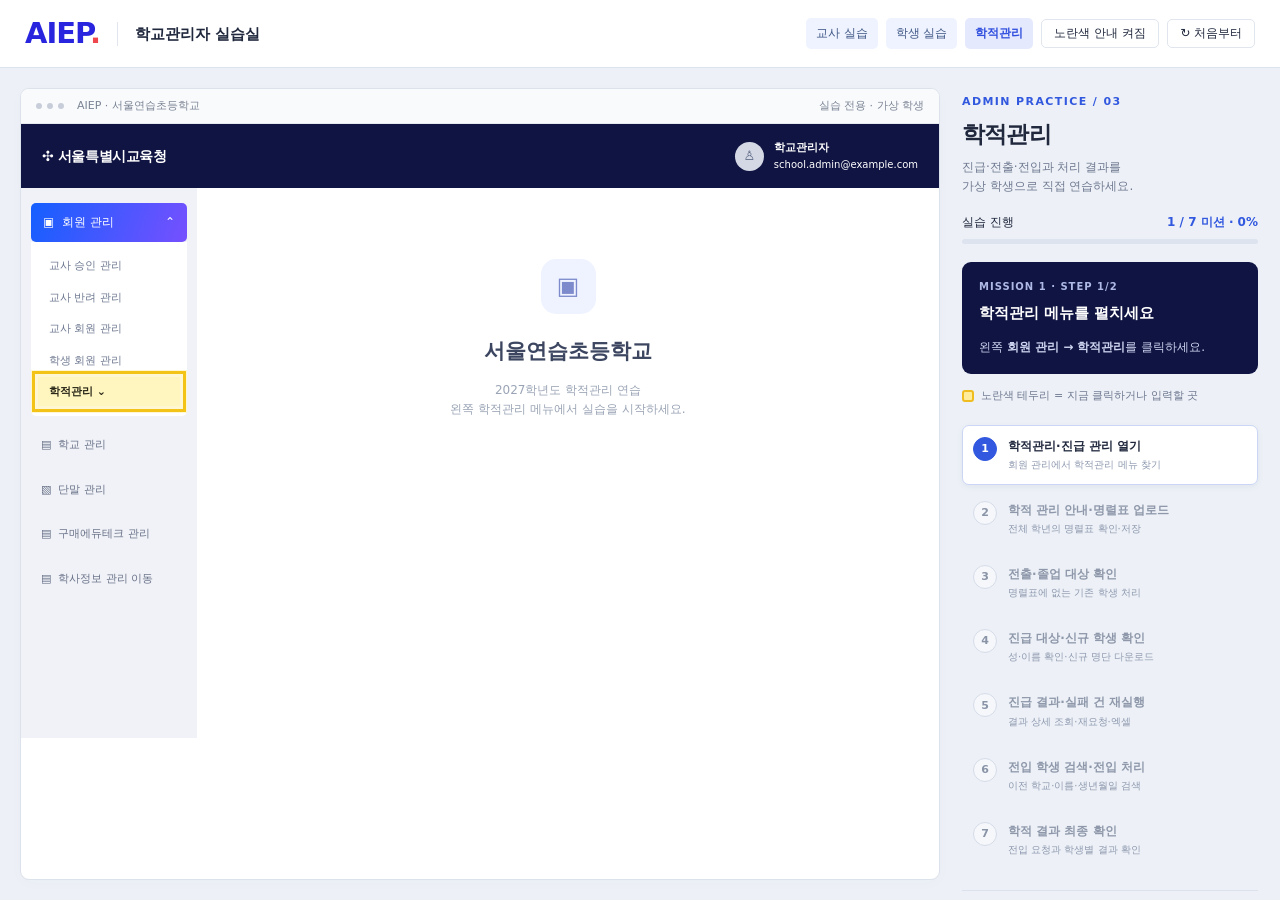
<file: academic.html>
<!doctype html><html lang="ko"><head><meta charset="UTF-8"><meta name="viewport" content="width=device-width,initial-scale=1"><title>AIEP 학적관리 실습</title><meta name="description" content="서울연습초등학교의 가상 명렬표로 진급·전입·학적 결과 관리 익히기"><link rel="stylesheet" href="assets/practice.css"><link rel="stylesheet" href="assets/student.css?v=academic-1"><link rel="stylesheet" href="assets/academic.css"></head><body>
<header class="topbar"><div class="brand-wrap"><div class="wordmark">AIEP<i>.</i></div><div class="divider"></div><div class="top-title">학교관리자 실습실</div></div><div class="top-actions"><a class="course-tab" href="index.html">교사 실습</a><a class="course-tab" href="student.html">학생 실습</a><a class="course-tab" href="academic.html" aria-current="page">학적관리</a><button id="hint-toggle" class="small" aria-pressed="true">노란색 안내 켜짐</button><button id="restart" class="small">↻ 처음부터</button></div></header>
<main class="workspace"><section class="simulator" aria-label="학적관리 실습 화면"><div class="window-strip"><div class="window-dots"><span></span><span></span><span></span><small>AIEP · 서울연습초등학교</small></div><span>실습 전용 · 가상 학생</span></div><div id="screen"></div><div id="modal-root"></div></section><aside class="guide" aria-label="학적관리 실습 미션"><div class="guide-kicker">ADMIN PRACTICE / 03</div><h1>학적관리</h1><p class="guide-intro">진급·전출·전입과 처리 결과를<br>가상 학생으로 직접 연습하세요.</p><div class="progress-label"><span>실습 진행</span><strong id="progress-text"></strong></div><div class="progress-track" id="progress" role="progressbar" aria-label="학적관리 실습 진행률" aria-valuemin="0" aria-valuemax="100"><div class="progress-fill" id="progress-fill"></div></div><div class="task-card" aria-live="polite"><div class="task-eyebrow" id="task-eyebrow"></div><h2 id="task-title"></h2><p id="task-desc"></p></div><div class="hint-line"><span class="yellow-swatch"></span>노란색 테두리 = 지금 클릭하거나 입력할 곳</div><ol id="missions" class="missions"></ol><div class="guide-foot">AIEP 학교 관리자 매뉴얼 v5.0 · 30–34, 37–39쪽<br>모든 학생 정보는 가상 데이터입니다.<br>실제 학생 정보 대신 제공된 연습 자료를 사용하세요.</div></aside></main><div class="toast" id="toast" role="status"></div><script src="assets/jszip.min.js"></script><script src="assets/academic-xlsx.js"></script><script src="assets/academic.js"></script></body></html>
</file>
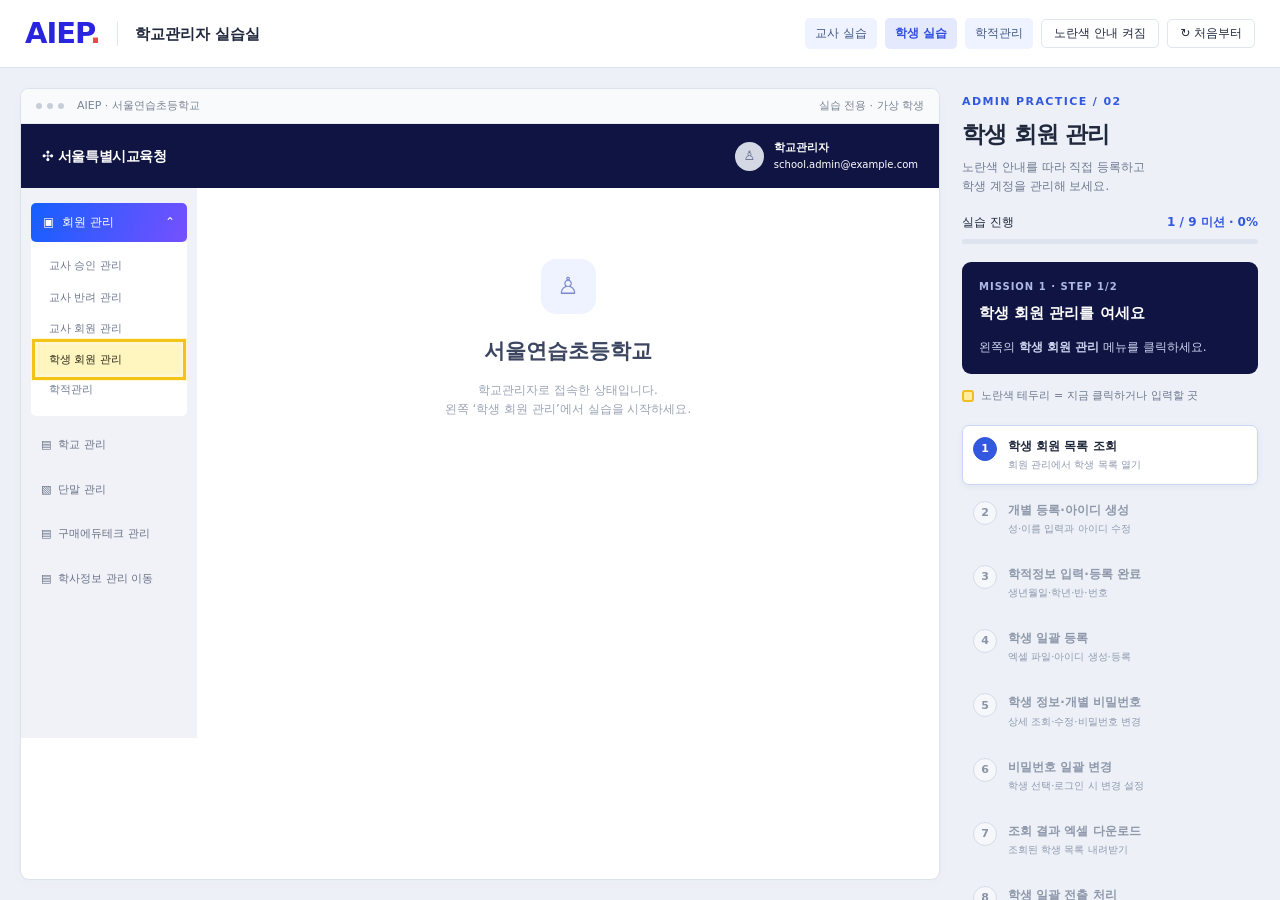
<file: student.html>
<!doctype html><html lang="ko"><head><meta charset="UTF-8"><meta name="viewport" content="width=device-width,initial-scale=1"><title>AIEP 학생 회원 관리 실습</title><meta name="description" content="가상 학생으로 배우는 AIEP 회원 등록, 아이디 생성, 비밀번호 변경과 전출·삭제 실습"><link rel="stylesheet" href="assets/practice.css"><link rel="stylesheet" href="assets/student.css?v=transfer-dialog-1"></head><body>
<header class="topbar"><div class="brand-wrap"><div class="wordmark">AIEP<i>.</i></div><div class="divider"></div><div class="top-title">학교관리자 실습실</div></div><div class="top-actions"><a class="course-tab" href="index.html">교사 실습</a><a class="course-tab" href="student.html" aria-current="page">학생 실습</a><a class="course-tab" href="academic.html">학적관리</a><button id="hint-toggle" class="small" aria-pressed="true">노란색 안내 켜짐</button><button id="restart" class="small">↻ 처음부터</button></div></header>
<main class="workspace"><section class="simulator" aria-label="학생 회원 관리 실습 화면"><div class="window-strip"><div class="window-dots"><span></span><span></span><span></span><small>AIEP · 서울연습초등학교</small></div><span>실습 전용 · 가상 학생</span></div><div id="screen"></div><div id="modal-root"></div></section><aside class="guide" aria-label="학생 관리 실습 미션"><div class="guide-kicker">ADMIN PRACTICE / 02</div><h1>학생 회원 관리</h1><p class="guide-intro">노란색 안내를 따라 직접 등록하고<br>학생 계정을 관리해 보세요.</p><div class="progress-label"><span>실습 진행</span><strong id="progress-text"></strong></div><div class="progress-track" id="progress" role="progressbar" aria-label="학생 실습 진행률" aria-valuemin="0" aria-valuemax="100"><div class="progress-fill" id="progress-fill"></div></div><div class="task-card" aria-live="polite"><div class="task-eyebrow" id="task-eyebrow"></div><h2 id="task-title"></h2><p id="task-desc"></p></div><div class="hint-line"><span class="yellow-swatch"></span>노란색 테두리 = 지금 클릭하거나 입력할 곳</div><ol id="missions" class="missions"></ol><div class="guide-foot">AIEP 학교 관리자 매뉴얼 v5.0 · 11–28쪽<br>모든 학생 정보는 가상 데이터입니다.<br>실제 학생 정보 대신 제공된 연습 자료를 사용하세요.</div></aside></main><div class="toast" id="toast" role="status"></div><script src="assets/jszip.min.js"></script><script src="assets/student.js?v=academic-nav-1"></script></body></html>
</file>
<file: assets/practice.css>
:root{--navy:#101442;--blue:#3158de;--purple:#6552ff;--ink:#20283d;--muted:#737e93;--line:#e0e5ee;--bg:#f4f6fa;--yellow:#ffd12f;--green:#168064}*{box-sizing:border-box}body{margin:0;color:var(--ink);font-family:"Pretendard","Noto Sans KR","Malgun Gothic",system-ui,sans-serif;font-size:14px;line-height:1.6;background:#edf1f7}button,input,select{font:inherit}button{cursor:pointer}button:disabled{cursor:default;opacity:.5}button:focus-visible,a:focus-visible,input:focus-visible,select:focus-visible{outline:3px solid #3367ee;outline-offset:3px}button{border:1px solid var(--line);background:white;color:inherit;border-radius:5px;padding:7px 15px}button:hover{filter:brightness(.97)}button.primary{background:var(--blue);border-color:var(--blue);color:white}button.dark{background:#31343d;border-color:#31343d;color:white}button.small{padding:4px 12px;font-size:12px}.topbar{height:68px;background:white;border-bottom:1px solid #dde3ed;display:flex;align-items:center;justify-content:space-between;padding:0 25px;gap:14px}.brand-wrap{display:flex;align-items:center;gap:17px}.wordmark{font-size:29px;font-weight:900;letter-spacing:-1px;color:#2925df;line-height:1}.wordmark i{color:#ef454c;font-style:normal}.divider{width:1px;height:24px;background:var(--line)}.top-title{font-size:15px;font-weight:750}.subtle{color:var(--muted);font-size:12px}.practice-badge{display:inline-flex;align-items:center;gap:6px;color:#4e5b79;background:#f1f4fa;border:1px solid #e3e8f1;padding:5px 10px;border-radius:6px;font-size:12px}.top-actions{display:flex;gap:8px;align-items:center}.workspace{display:grid;grid-template-columns:minmax(0,1fr) 340px;min-height:calc(100vh - 68px)}.simulator{min-width:0;position:relative;margin:20px 0 20px 20px;border:1px solid #dce2eb;border-radius:9px;overflow:hidden;background:#fff;box-shadow:0 3px 15px #273a5a05;align-self:start;min-height:calc(100vh - 108px)}.window-strip{display:flex;justify-content:space-between;align-items:center;height:35px;padding:0 15px;background:#f9fafc;border-bottom:1px solid #e6eaf0;font-size:11px;color:#7a8494}.window-dots{display:flex;gap:5px;align-items:center}.window-dots span{display:block;width:6px;height:6px;border-radius:50%;background:#c8ced9}.window-dots small{margin-left:8px;font-size:11px}.guide{padding:25px 22px 20px;position:sticky;top:0;height:calc(100vh - 68px);overflow:auto}.guide-kicker{font-size:11px;letter-spacing:1.4px;color:var(--blue);font-weight:800}.guide h1{font-size:23px;line-height:1.4;margin:7px 0 8px;letter-spacing:-.8px}.guide-intro{color:#6f7990;font-size:12px;margin:0 0 17px}.progress-label{display:flex;justify-content:space-between;font-size:12px;margin-bottom:7px}.progress-label strong{color:var(--blue)}.progress-track{height:5px;border-radius:5px;background:#dee4ef;overflow:hidden}.progress-fill{height:100%;background:var(--blue);transition:width .25s}.missions{list-style:none;padding:0;margin:20px 0}.mission{display:flex;gap:11px;padding:11px 10px;border-radius:7px;margin:4px 0;border:1px solid transparent}.mission.current{background:white;border-color:#cbd6f7;box-shadow:0 2px 6px #1e3d7210}.mission .num{width:24px;height:24px;flex:none;border:1px solid #d5dce8;border-radius:50%;display:grid;place-items:center;font-size:11px;background:#f5f7fb;color:#8a94a7;font-weight:700}.mission.current .num{background:var(--blue);color:white;border-color:var(--blue)}.mission.done .num{background:#e2f2eb;color:#218163;border-color:#e2f2eb}.mission strong{font-size:12px;font-weight:650;display:block}.mission.current small{display:block}.mission:not(.current):not(.done){color:#8e98aa}.mission small{display:none;font-size:10px;color:#8d98ae;display:block;margin-top:1px}.task-card{margin-top:18px;background:var(--navy);color:white;border-radius:9px;padding:17px 17px 16px}.task-eyebrow{font-size:10px;color:#aeb9e5;letter-spacing:1px;font-weight:700}.task-card h2{font-size:15px;line-height:1.7;margin:6px 0 9px}.task-card p{font-size:12px;line-height:1.85;color:#ced6f1;margin:0}.task-card code{font-family:inherit;background:#ffffff15;padding:1px 5px;border-radius:3px;color:#fff}.task-card button{margin-top:12px;width:100%;font-weight:700}.hint-line{display:flex;align-items:center;gap:7px;color:#6e7890;font-size:11px;margin:13px 0}.yellow-swatch{height:12px;width:12px;background:#ffed9b;border:2px solid #efbd20;border-radius:3px;flex:none}.guide-foot{margin-top:20px;padding-top:13px;border-top:1px solid #dce2ed;color:#929bad;font-size:10px;line-height:1.8}.focus-target{position:relative;z-index:2;outline:3px solid #f4c318!important;outline-offset:3px!important;box-shadow:0 0 0 7px #ffe77855!important;background-color:#fff5bf!important;color:#292718!important;animation:glow 1.9s ease-in-out infinite}.focus-target input[type=checkbox]{accent-color:#b38a00}.no-hints .focus-target{outline:none!important;box-shadow:none!important;animation:none!important}.no-hints button.focus-target{background-color:revert!important;color:revert!important}@keyframes glow{50%{box-shadow:0 0 0 9px #ffe7782e}}@media(prefers-reduced-motion:reduce){*{animation:none!important;transition:none!important}}.home{min-height:600px;background:linear-gradient(120deg,#00afaf 0%,#006ccc 42%,#384be9 100%);position:relative;overflow:hidden;color:white;padding:28px 25px;display:flex;flex-direction:column}.home:before{content:"";position:absolute;width:600px;height:600px;border-radius:50%;border:65px solid #ffffff0a;top:70px;left:13%;box-shadow:0 0 0 50px #ffffff06,0 0 0 100px #ffffff04;pointer-events:none}.seoul-logo{font-weight:800;font-size:16px;letter-spacing:-.4px;position:relative}.home-copy{position:relative;align-self:center;text-align:center;margin:auto;padding:80px 15px 90px}.home-copy small{font-size:14px;font-weight:700}.home-copy h2{font-size:35px;line-height:1.65;letter-spacing:-1.6px;margin:20px 0}.home-copy h2 span{color:#ff7b80}.home-login{position:relative;align-self:flex-end;display:flex;align-items:center;gap:15px;background:white;color:#252a42;padding:21px 25px;border-radius:40px 0 0 0;margin:0 -25px -28px 0}.home-login strong{margin-right:3px}.role{border:0;background:#ebe6ff;color:#6250aa;border-radius:50%;width:55px;height:55px;padding:0;font-size:12px}.role.student{background:#e4edff;color:#6179a2}.login-page{min-height:600px;background:#f5f7fb;display:flex;flex-direction:column;align-items:center;justify-content:center;padding:35px 20px}.login-head{text-align:center;margin-bottom:25px}.login-head .wordmark{font-size:43px}.login-head h2{font-size:21px;margin:5px 0}.login-head p{font-size:11px;color:#788396;margin:0 0 8px}.login-card{width:370px;max-width:100%;padding:28px;background:white;border-radius:10px;box-shadow:0 4px 18px #20294a0d}.login-card h3{margin:0 0 23px;font-size:17px}.field{display:block;margin:16px 0}.field label{display:block;font-size:12px;margin-bottom:6px}.required{color:#e25f63}.input-wrap{display:flex;align-items:center;border:1px solid #dce1eb;border-radius:4px;background:white}.input-wrap input{border:0;width:100%;min-width:0;outline:none;background:transparent;padding:10px 12px;font-size:12px}.input-wrap span{font-size:11px;color:#939bac;padding-right:12px}.login-card .primary{width:100%;margin-top:20px;border-radius:3px}.fake-notice{font-size:11px;background:#eff3ff;color:#67759a;border-radius:5px;padding:10px;line-height:1.8;margin-top:18px}.admin-top{height:64px;background:var(--navy);color:white;display:flex;align-items:center;justify-content:space-between;padding:0 21px}.admin-top .seoul-logo{font-size:14px}.account{display:flex;align-items:center;gap:10px;font-size:10px;line-height:1.5}.avatar{display:grid;place-items:center;border-radius:50%;width:29px;height:29px;background:#d4d8e5;color:#596582;font-size:13px}.account strong{font-size:11px}.logout{background:transparent;color:#dddff3;border-color:#555b80;padding:3px 9px;font-size:10px;margin-left:6px}.admin-body{display:flex;min-height:550px}.nav{width:176px;flex:none;background:#f0f2f7;padding:15px 10px}.nav-group{padding:10px 12px;width:100%;background:linear-gradient(110deg,#155fff,#7650ff);color:white;border:0;display:flex;justify-content:space-between;font-size:12px;border-radius:5px}.nav-sub{background:white;padding:8px 7px 10px;border-radius:0 0 5px 5px}.nav-sub button{font-size:11px;display:block;border:0;border-radius:0;text-align:left;width:100%;padding:7px 11px;color:#6d7890;line-height:1.4}.nav-sub button.active{border-left:2px solid #7958fd;color:#523cef;font-weight:700;background:#f4f1ff}.other-nav{width:100%;border:0;background:transparent;text-align:left;font-size:11px;margin-top:13px;padding:7px 10px;color:#687188}.other-nav span{float:right}.content{padding:21px 20px 26px;min-width:0;flex:1}.page-title{display:flex;align-items:center;justify-content:space-between;gap:12px;margin-bottom:19px}.page-title h2{font-size:19px;margin:0;color:#141820;letter-spacing:-.7px}.breadcrumbs{font-size:9px;color:#a0a8b8}.filter-card{border:1px solid #dce0e9;border-radius:6px;padding:16px 18px;box-shadow:0 3px 5px #20294a05;margin-bottom:20px;font-size:11px}.filter-row{display:flex;align-items:center;gap:8px;min-height:32px}.filter-row>label{width:66px;flex:none;font-size:10px;font-weight:600}.filter-row input,.filter-row select{font-size:11px;border:1px solid #d9dfeb;background:white;color:#536075;border-radius:3px;padding:4px 7px;height:28px;min-width:0}.filter-row input[type=date]{width:120px}.filter-row .keyword{flex:1;width:60px}.filter-row .small{white-space:nowrap;font-size:10px;padding:3px 10px;min-height:27px}.table-bar{display:flex;align-items:center;justify-content:space-between;margin-bottom:8px;font-size:11px}.table-bar strong{font-weight:650}.table-bar button{font-size:10px;padding:3px 15px;min-height:25px}.table-scroll{overflow-x:auto;padding:5px;margin:-5px}table{border-collapse:collapse;width:100%;font-size:11px;min-width:480px;text-align:center;line-height:1.65}thead{background:#626976;color:#fff}th{font-weight:500;padding:9px 7px;white-space:nowrap}th:first-child{border-radius:4px 0 0 4px}th:last-child{border-radius:0 4px 4px 0}td{padding:9px 6px;border-bottom:1px solid #f3f4f7;height:40px;white-space:nowrap}tr:nth-child(even){background:#f7f8fb}.check-wrap{display:inline-flex;align-items:center;justify-content:center;width:22px;height:22px;border-radius:3px;cursor:pointer}.check-wrap input{width:13px;height:13px;margin:0;accent-color:var(--blue);cursor:pointer}.link-btn{border:0;background:transparent;color:#5c84ee;text-decoration:underline;font-size:11px;padding:2px}.paging{display:flex;align-items:center;justify-content:space-between;margin-top:19px;font-size:10px;color:#818b9d}.paging div{display:flex;align-items:center;gap:13px}.paging button,.paging select{font-size:10px;padding:3px 8px;border:1px solid #e0e5ef;background:white;border-radius:3px}.empty{text-align:center;color:#929baa;padding:45px 10px}.dashboard{padding:50px 25px;text-align:center;color:#9aa4b5}.dashboard .welcome-icon{margin:auto auto 15px;width:55px;height:55px;background:#eff3ff;color:#7d8bcc;display:grid;place-items:center;border-radius:15px;font-size:24px}.dashboard h3{font-size:21px;color:#3c4660;margin-bottom:8px}.dashboard p{font-size:12px}.section-title{border-bottom:1px solid #7e889a;padding-bottom:8px;font-size:12px;font-weight:700;display:flex;align-items:center;justify-content:space-between}.info-section{margin:20px 0}.info-section h3{font-size:12px;border-bottom:1px solid #a8b0bf;padding-bottom:7px;margin:0}.detail-grid{display:grid;grid-template-columns:100px minmax(0,1fr);font-size:11px}.detail-grid>div{padding:11px;border-bottom:1px solid #edf0f5;min-height:40px}.detail-grid .term{background:#f7f8fa;color:#647085}.detail-grid input[type=text],.detail-grid input[type=tel]{font-size:11px;width:100%;max-width:300px;border:1px solid #dce2eb;border-radius:3px;padding:6px 8px}.radios{display:flex;gap:16px;align-items:center;flex-wrap:wrap}.radios label{display:flex;align-items:center;gap:4px}.radios input{accent-color:var(--blue)}.detail-bottom{display:flex;justify-content:space-between}.detail-bottom button{font-size:11px}.overlay{position:absolute;inset:35px 0 0;z-index:20;background:#10163073;display:flex;align-items:center;justify-content:center;padding:25px}.modal{background:white;border-radius:11px;box-shadow:0 16px 70px #0003;padding:30px;width:390px;max-width:100%;text-align:center}.modal-icon{margin:0 auto 15px;width:46px;height:46px;display:grid;place-items:center;border-radius:50%;background:#eff3ff;color:var(--blue);font-size:23px;font-weight:700}.modal h2{font-size:19px;margin:7px 0 12px}.modal p{font-size:13px;color:#69758b;line-height:1.9;margin-bottom:24px;white-space:pre-line}.modal-actions{display:flex;justify-content:center;gap:8px}.modal-actions button{min-width:90px}.toast{position:fixed;bottom:24px;left:calc((100vw - 340px)/2);transform:translateX(-50%);z-index:100;background:#1e2c4e;color:white;padding:12px 19px;border-radius:8px;font-size:12px;max-width:80vw;box-shadow:0 5px 25px #0002}.toast:empty{display:none}.status-pill{display:inline-block;background:#e8f4ed;color:#40856a;padding:2px 7px;border-radius:4px;font-size:9px}.status-pill.rejected{background:#fff0ee;color:#b96e64}.complete{min-height:600px;padding:65px 35px;display:flex;align-items:center;justify-content:center;text-align:center;background:radial-gradient(ellipse at top,#eef2ff,white 70%)}.complete-inner{max-width:500px}.complete .checkmark{display:grid;place-items:center;width:72px;height:72px;border-radius:50%;margin:auto;background:#e2f5ec;color:#278765;font-size:33px}.complete h2{font-size:28px;line-height:1.5;letter-spacing:-1px;margin:21px 0 14px}.complete p{font-size:13px;color:#788399;line-height:1.9}.summary-tags{display:flex;flex-wrap:wrap;justify-content:center;gap:7px;margin:25px 0}.summary-tags span{background:white;border:1px solid #e0e6f0;padding:6px 10px;border-radius:5px;font-size:11px}.complete .primary{padding:10px 25px}.mini-note{font-size:10px;color:#9aa2b1;margin-top:17px}.view-label{margin-bottom:15px;padding:9px 12px;background:#f1f5ff;color:#667aa8;font-size:11px;border-radius:4px}
@media(min-width:1550px){.workspace{grid-template-columns:minmax(0,1fr) 370px}.guide{padding:28px}.simulator{margin:25px 0 25px 28px}.content{padding:28px 30px}.nav{width:205px}table{font-size:12px}td{height:47px}.link-btn{font-size:12px}.filter-row{min-height:36px}.filter-row>label{font-size:12px}.filter-row input,.filter-row select{font-size:12px}.home,.login-page,.complete{min-height:680px}}
@media(max-width:1100px){.workspace{grid-template-columns:minmax(0,1fr) 290px}.guide{padding:20px 16px}.guide h1{font-size:21px}.nav{width:145px;padding:12px 7px}.content{padding:18px 14px}.filter-card{padding:12px}.filter-row{flex-wrap:wrap}.filter-row>label{width:55px}.filter-row .keyword{min-width:90px}.breadcrumbs{display:none}.admin-top{padding:0 13px}.account .email{display:none}.home-copy h2{font-size:30px}.topbar{padding:0 20px}.top-title{font-size:13px}.practice-badge{font-size:10px}.toast{left:calc((100vw - 290px)/2)}}
@media(max-width:800px){.topbar{height:auto;min-height:62px;padding:10px 15px;flex-wrap:wrap}.top-title{font-size:12px}.wordmark{font-size:25px}.top-actions .practice-badge{display:none}.top-actions button{font-size:10px;padding:5px 7px}.workspace{display:flex;flex-direction:column-reverse;min-height:0}.guide{height:auto;position:static;padding:15px}.guide-intro,.guide-foot,.hint-line{display:none}.guide h1{font-size:18px;margin:3px 0 9px}.guide-kicker{font-size:9px}.missions{display:flex;gap:3px;margin:10px 0;overflow:auto}.mission{flex:1;min-width:30px;padding:3px;justify-content:center}.mission div:not(.num){display:none}.mission .num{width:22px;height:22px}.task-card{padding:11px 14px}.task-card h2{font-size:13px;margin:3px 0}.task-card p{font-size:11px}.task-eyebrow{font-size:9px}.task-card button{margin-top:5px}.simulator{margin:0 10px 15px;min-height:570px;align-self:stretch}.nav{width:128px;padding:10px 6px}.nav-group{font-size:11px;padding:9px}.nav-sub button{font-size:10px;padding:7px 6px}.other-nav{font-size:10px;padding-left:6px}.content{padding:17px 12px}.page-title h2{font-size:16px}.filter-row>label{width:50px}.filter-row input[type=date]{width:98px}.filter-row .keyword{min-width:70px}.filter-row select{max-width:75px}.filter-row{gap:5px}.filter-row .small{padding:3px 6px}.home,.login-page,.complete{min-height:540px}.admin-top{height:55px}.admin-top .seoul-logo{font-size:11px}.account{gap:6px}.avatar{width:23px;height:23px;font-size:10px}.logout{display:none}.home-copy h2{font-size:27px}.home-copy small{font-size:12px}.home-login{padding:18px 17px;gap:10px}.role{width:45px;height:45px;font-size:11px}.toast{left:50%;bottom:15px;max-width:90vw}.detail-grid{grid-template-columns:75px minmax(0,1fr)}.detail-grid>div{padding:9px 6px}.modal{padding:25px 18px}.complete h2{font-size:24px}}

.input-wrap input[readonly]{cursor:pointer}.reason-modal{width:450px}.reason-modal p{margin-bottom:17px}.reason-field{text-align:left;margin-bottom:20px}.reason-field label{display:block;font-size:12px;font-weight:650;margin-bottom:7px}.reason-field textarea{font:inherit;font-size:12px;padding:11px;width:100%;resize:vertical;min-height:110px;border:1px solid #d6deeb;border-radius:4px;line-height:1.8}.reason-field small{font-size:10px;color:#8793a7}.reason-error{font-size:11px;color:#c94747;min-height:18px}.member-detail .page-title{margin-bottom:26px}.member-detail .section-title{font-size:14px;padding-bottom:0;min-height:32px}.member-detail .section-title button{border-radius:3px;padding:5px 14px}.member-detail .info-section{margin:20px 0}.member-detail .info-section h3{border:0;font-size:15px;margin:0 0 14px;padding:0}.member-detail .detail-grid{border-top:1px solid #939dab;grid-template-columns:24% minmax(0,1fr);font-size:12px}.member-detail .detail-grid>div{border-bottom:1px solid #dde1e8;padding:12px 14px;min-height:44px;color:#58606f;display:flex;align-items:center;overflow-wrap:anywhere}.member-detail .detail-grid .term{background:#f0f2f5;color:#323840;font-weight:600}.member-detail .detail-grid .reason-content{white-space:pre-wrap}.member-detail .detail-bottom{margin-top:18px}.member-detail .detail-bottom button{border-radius:3px;min-width:63px}.contact-edit{display:flex;align-items:center;gap:7px;width:100%}.contact-edit label{flex:none;font-size:11px}.history-section{margin-top:26px!important}.history-filter{margin-top:18px;margin-bottom:14px;padding:14px}.history-table{min-width:0}.history-table .empty{padding:20px}.history-section .history-filter input[type=date]{max-width:120px}.member-detail .history-table td{white-space:normal}@media(max-width:800px){.member-detail .detail-grid{font-size:11px;grid-template-columns:31% minmax(0,1fr)}.member-detail .detail-grid>div{padding:10px 8px}.member-detail .info-section h3{font-size:13px}.member-detail .section-title{font-size:12px}.contact-edit{flex-wrap:wrap}.member-detail .history-filter{padding:10px}.history-filter .filter-row{align-items:flex-start}.history-filter .filter-row>label{width:100%}.overlay{align-items:flex-start;padding-top:65px}.reason-modal{padding:22px 18px}}
.course-tab{font-size:12px;padding:6px 10px;border-radius:5px;text-decoration:none;color:#425987;background:#eef3ff;white-space:nowrap}.course-tab[aria-current]{background:#e4e9fd;color:#314fde;font-weight:700}.nav-student-link{display:block;padding:7px 11px;color:#6d7890;font-size:11px;text-decoration:none}@media(max-width:1100px){.top-actions .practice-badge{display:none}}@media(max-width:800px){.course-tab{font-size:10px;padding:5px 7px}}
</file>
<file: assets/student.css>
.st-actions{display:flex;flex-wrap:wrap;gap:5px;align-items:center;justify-content:flex-end}.st-actions button{padding:4px 8px;font-size:10px}.student-table{min-width:670px}.student-table td{font-size:10px}.student-table .link-btn{font-size:10px}.student-table th{font-size:10px}.st-filter .filter-row{flex-wrap:wrap}.st-filter .mini{width:70px}.st-filter label{width:58px}.st-filter .date-shortcuts{display:flex;gap:3px}.st-filter .date-shortcuts button{font-size:9px;padding:2px 6px}.st-note{font-size:10px;color:#8793a8}.st-form .detail-grid{grid-template-columns:24% minmax(0,1fr)}.st-form .detail-grid>div{min-height:44px}.st-form input:not([type=radio]):not([type=checkbox]):not([type=file]),.st-form select{height:31px;border:1px solid #d5ddea;border-radius:4px;padding:5px 8px;font-size:12px;max-width:100%;min-width:0}.st-form .name-pair{display:grid;grid-template-columns:minmax(0,1fr) 45px minmax(0,1fr);align-items:center;gap:10px;width:100%}.st-form .name-pair input{width:100%}.st-form input.narrow{width:115px}.st-form input.medium{width:180px}.st-form .id-line{display:flex;gap:12px;align-items:center;flex-wrap:wrap}.st-form .id-line .primary{font-size:12px;padding:8px 14px;flex:none}.st-form .id-copy{font-size:11px;color:#67748d;line-height:1.8;max-width:330px}.id-rule{color:#3171ed;font-size:11px;margin:5px 0}.generated-id{font-weight:650;color:#2456d8;font-size:12px;overflow-wrap:anywhere}.fake-file{display:flex;gap:9px;align-items:center;flex-wrap:wrap}.fake-file span{font-size:11px;color:#65728b}.file-input{width:100%;font-size:11px}.file-input::file-selector-button{font:inherit;border:1px solid #d5ddea;border-radius:3px;background:white;padding:6px 10px;margin-right:8px;color:#45536d}.st-form .contact-edit{flex-wrap:wrap}.st-form .radios{gap:12px}.st-form .radios label{font-size:11px}.st-topline{display:flex;align-items:center;justify-content:space-between;gap:15px}.student-modal{width:440px}.student-modal .form-field{text-align:left;margin:12px 0}.student-modal .form-field label{display:block;font-size:12px;margin-bottom:6px;font-weight:600}.student-modal input:not([type=checkbox]),.student-modal select,.student-modal textarea{font:inherit;font-size:12px;width:100%;padding:9px 10px;border:1px solid #d5ddea;border-radius:4px}.student-modal textarea{min-height:90px;resize:vertical}.student-modal p{margin-bottom:18px;font-size:12px;white-space:normal;overflow-wrap:anywhere}.student-modal .modal-error{min-height:18px;color:#c04747;text-align:left;font-size:11px}.student-modal .result-id{font-size:12px;color:#2565d9;overflow-wrap:anywhere;text-align:left;padding:10px;background:#f1f5ff;margin:12px 0}.student-modal .modal-actions{margin-top:15px}.student-modal small{font-size:10px;color:#8691a6;text-align:left;display:block;line-height:1.8}.student-modal .check-label{display:flex;align-items:center;gap:7px;text-align:left;font-size:11px;margin-top:14px}.bulk-card{border:1px solid #dce2eb;padding:20px;border-radius:6px;font-size:11px;line-height:1.9;margin:15px 0 20px}.bulk-card h3{font-size:13px;margin:0 0 13px}.bulk-card .blue{color:#2b67e4}.bulk-card ol{padding-left:20px}.bulk-consent{display:flex;justify-content:flex-end;margin:17px 0;font-size:11px}.bulk-consent label{display:flex;align-items:center;gap:6px}.bulk-consent input{accent-color:#2964ff}.bulk-upload{display:flex;align-items:center;gap:9px;flex-wrap:wrap}.bulk-upload .file-input{flex:1;min-width:180px}.bulk-upload .primary{font-size:11px}.bulk-downloads{display:flex;gap:7px;flex-wrap:wrap;margin:12px 0}.bulk-downloads button{font-size:10px}.bulk-note{font-size:11px;background:#eef5ff;padding:12px;margin:15px 0;color:#42648f;line-height:1.9}.bulk-error{color:#c24343;font-size:11px;margin:10px 0}.bulk-table{min-width:680px}.bulk-table td,.bulk-table th{font-size:10px}.bulk-bottom{display:flex;justify-content:space-between;margin-top:24px}.st-form .history-section{margin-top:25px}.transfer-status{font-size:10px;color:#b27336}.download-feedback{padding:10px 13px;background:#ecf7f1;color:#2b7b61;font-size:11px;border-radius:4px;margin:12px 0}.mission.current{scroll-margin:20px}.st-dashboard{padding:50px 20px}.st-dashboard button{margin-top:15px}.course-complete{padding:48px 25px;min-height:590px;text-align:center;background:radial-gradient(ellipse at top,#eef3ff,white 75%)}.course-complete h2{font-size:26px;line-height:1.5}.course-complete p{font-size:12px;color:#6f7d95}.course-complete .summary-tags{max-width:480px;margin:25px auto}.course-complete .checkmark{font-size:40px;color:#21896b}.course-complete .course-tab{display:inline-block;margin:10px 5px}.st-danger{background:#ee615d!important;color:white!important;border-color:#ee615d!important}.date-stamp{font-size:10px;color:#9aa5b7}.st-mini-summary{font-size:11px;padding:12px;background:#f5f7fc;border-radius:4px;line-height:1.9;margin:14px 0}.password-note{font-size:10px;color:#8c98af;margin:10px 0}.student-modal .mini-confirm{font-size:11px;color:#657793;background:#f3f6fb;padding:9px;text-align:left}@media(max-width:1000px){.st-form .name-pair{grid-template-columns:minmax(0,1fr);gap:7px}.st-form .name-pair span{font-size:11px}.st-actions{justify-content:flex-start;max-width:100%}.st-tablebar{align-items:flex-start;gap:10px;flex-direction:column}.st-form .id-copy{max-width:250px}.st-filter .date-shortcuts{display:none}}@media(max-width:800px){.st-form .detail-grid{grid-template-columns:30% minmax(0,1fr)}.st-form .detail-grid>div{padding:10px 7px}.st-form .detail-grid{font-size:11px}.st-form input:not([type=radio]):not([type=checkbox]):not([type=file]),.st-form select{font-size:11px;width:100%}.st-form .detail-grid input[type=radio]{width:auto}.st-form .id-copy{font-size:10px}.bulk-card{padding:14px}.student-modal{max-height:calc(100vh - 50px);overflow:auto}.st-form .id-line{gap:8px}.st-form .name-pair{gap:5px}.overlay{padding:35px 15px}.student-modal input,.student-modal textarea{font-size:12px}}

/* AIEP reference: ID editing dialog, shared by individual and batch registration. */
.id-dialog-overlay{padding:24px}.student-modal.id-edit-dialog{width:720px;max-width:100%;padding:0;border-radius:5px;text-align:left;max-height:calc(100vh - 80px);overflow:auto;color:#202124;box-shadow:0 12px 45px #10163035}.id-dialog-header{display:flex;align-items:center;justify-content:space-between;border-bottom:1px solid #dedfe3;padding:12px 18px;gap:15px}.id-dialog-header h2{font-size:18px;font-weight:650;line-height:1.5;margin:0}.id-dialog-close{border:0;background:transparent;font-size:30px;font-weight:300;color:#60646c;line-height:1;width:30px;height:30px;padding:0}.id-dialog-content{padding:28px 18px 0}.id-edit-dialog .id-intro{font-size:14px;line-height:1.7;margin:0 0 38px;color:#202124}.id-rules{font-size:13px;line-height:1.9;margin-bottom:30px}.id-rules strong{color:#ff4141;font-weight:750}.id-rule-row{display:flex;align-items:baseline;gap:7px;color:#808080}.info-symbol{border:2px solid #a0a8b5;color:#a0a8b5;border-radius:50%;font-size:11px;font-weight:700;display:inline-flex;justify-content:center;align-items:center;width:17px;height:17px;flex:none;line-height:1}.id-data-row{display:grid;grid-template-columns:128px minmax(0,1fr);align-items:center;gap:10px;font-size:14px;line-height:1.6;margin:0 0 26px;min-height:34px}.id-entry-row{margin-bottom:0}.id-entry-controls{display:flex;gap:10px;align-items:stretch;min-width:0}.id-edit-dialog input#id-base{flex:1;min-width:0;width:auto;border-radius:5px;padding:12px 14px;font-size:14px;height:51px}.id-entry-controls #id-assign{flex:none;min-width:120px;padding:11px 20px;font-size:14px;font-weight:650;border-radius:5px;background:#145cf5;border-color:#145cf5}.id-entry-row>label{white-space:nowrap}.id-assigned-note{color:#21895c;font-size:11px;margin-left:138px;min-height:21px;padding-top:6px}.id-result-row{margin-top:8px;margin-bottom:0;min-height:45px}.id-edit-dialog .modal-error{margin:0 18px 0 156px;min-height:18px}.id-edit-dialog .id-dialog-actions{justify-content:flex-end;gap:10px;margin:0;padding:31px 24px 34px}.id-dialog-actions button{width:145px;min-width:0;padding:12px 18px;font-size:14px;border-radius:4px;border-color:#a5acbc;color:#525862}.id-dialog-actions button.primary{background:#145cf5;border-color:#145cf5;color:white;font-weight:650}@media(max-width:1100px){.id-dialog-content{padding-top:20px}.id-edit-dialog .id-intro{margin-bottom:25px}.id-rules{font-size:12px;margin-bottom:21px}.id-rule-row{line-height:1.8}.id-data-row{grid-template-columns:105px minmax(0,1fr);gap:8px;font-size:12px;margin-bottom:19px}.id-entry-controls{gap:7px}.id-edit-dialog input#id-base{font-size:12px;padding:10px;height:44px}.id-entry-controls #id-assign{min-width:90px;font-size:12px;padding:9px}.id-entry-row{margin-bottom:0}.id-assigned-note{margin-left:113px}.id-edit-dialog .modal-error{margin-left:131px}.id-edit-dialog .id-dialog-actions{padding:20px 20px 25px}.id-dialog-actions button{width:118px;font-size:12px}}@media(max-width:600px){.id-dialog-overlay{padding:22px 10px;align-items:flex-start}.id-dialog-header{padding:10px 14px}.id-dialog-header h2{font-size:16px}.id-dialog-content{padding:18px 14px 0}.id-edit-dialog .id-intro{font-size:12px;margin-bottom:23px}.id-rules{font-size:11px;line-height:1.8;margin-bottom:20px}.id-data-row{grid-template-columns:100px minmax(0,1fr);font-size:11px;gap:6px;margin-bottom:18px}.id-entry-row{grid-template-columns:1fr;margin-bottom:0;gap:8px}.id-edit-dialog input#id-base{font-size:11px;padding:9px}.id-entry-controls #id-assign{min-width:85px;font-size:11px}.id-assigned-note{margin-left:0}.id-edit-dialog .modal-error{margin:0 14px}.id-edit-dialog .id-dialog-actions{padding:21px 14px}.id-dialog-actions button{width:100px}.id-result-row{margin-bottom:0}}
.bulk-download-link{display:inline-block;border:1px solid var(--line);border-radius:5px;background:white;color:var(--ink);font-size:10px;padding:7px 15px;text-decoration:none;cursor:pointer}.bulk-download-link:hover{background:#f5f8ff}.bulk-download-link:focus-visible{outline:3px solid #3367ee;outline-offset:3px}
.student-modal input[data-action="fill-password"],.student-modal input[data-action="fill-password-check"]{cursor:pointer}
.student-modal.transfer-dialog{width:600px;max-width:100%;padding:43px 30px 26px;border-radius:5px;text-align:left}.student-modal.transfer-dialog #transfer-message{font-size:17px;font-weight:400;color:#202124;line-height:1.7;margin:0 0 43px;overflow-wrap:normal}.student-modal.transfer-dialog .modal-actions{display:grid;grid-template-columns:1fr 1fr;gap:12px;margin:0}.student-modal.transfer-dialog .modal-actions button{width:100%;min-width:0;min-height:64px;border-radius:6px;border-color:#c6c6ca;font-size:17px;font-weight:650;padding:12px 18px;color:#515562}.student-modal.transfer-dialog .modal-actions button.primary{background:#145cf5;border-color:#145cf5;color:white}@media(max-width:600px){.student-modal.transfer-dialog{padding:30px 20px 22px}.student-modal.transfer-dialog #transfer-message{font-size:14px;margin-bottom:30px}.student-modal.transfer-dialog .modal-actions{gap:10px}.student-modal.transfer-dialog .modal-actions button{min-height:51px;font-size:14px}}
</file>
<file: assets/academic.css>
.ac-stepper{display:flex;align-items:center;justify-content:space-between;gap:8px;padding:9px 0 20px;margin:10px 0 8px}.ac-step{display:flex;align-items:center;gap:7px;font-size:10px;color:#9da5b5}.ac-step span{display:grid;place-items:center;width:23px;height:23px;border-radius:50%;background:#f1f3f6;color:#9098a7}.ac-step.active{font-weight:700;color:#1d304d}.ac-step.active span{background:#1660fa;color:white}.ac-step.done span{background:#e4f3ec;color:#298865}.ac-stepper>b{font-weight:400;color:#a4acc8}.ac-card{padding:20px;border:1px solid #dde3ec;border-radius:6px;background:white;font-size:11px;line-height:1.9;margin:10px 0 17px;box-shadow:0 2px 5px #18274806}.ac-card h3{display:inline-block;font-size:13px;border-bottom:2px solid #7c8494;margin:0 0 12px;padding-bottom:4px}.ac-card p{margin:0 0 8px}.ac-blue{color:#2d67d7}.ac-tools{display:flex;justify-content:flex-end;gap:7px;align-items:center;flex-wrap:wrap;margin:12px 0}.ac-tools button,.ac-tools a,.ac-bottom button,.ac-bottom a{font-size:10px}.ac-bottom{display:flex;justify-content:flex-end;gap:9px;margin-top:24px}.ac-bottom button{min-width:74px}.ac-link{border:1px solid #dce2eb;border-radius:4px;background:white;color:#4d5d79;padding:5px 12px;text-decoration:none;display:inline-block}.ac-link.dark{background:#30343e;color:white;border-color:#30343e}.ac-table{font-size:10px;min-width:560px}.ac-table td{font-size:10px;white-space:normal}.ac-table .matched{background:#e8f8ec}.ac-table .new-record{background:#f5f6f8}.ac-table .failed{background:#fff1ef}.ac-table input{width:65px;max-width:100%;font:inherit;font-size:10px;height:25px;border:1px solid #dce2eb;border-radius:3px;padding:3px 6px}.ac-table .name-input{width:75px}.ac-table .primary{font-size:10px;padding:4px 10px}.ac-tiny{font-size:10px;color:#8491a8}.ac-summary{display:grid;grid-template-columns:repeat(3,1fr);gap:12px;margin:22px 0}.ac-summary>div{padding:16px;background:#f5f7fc;border-radius:7px;border:1px solid #e4e9f2}.ac-summary strong{display:block;font-size:24px;color:#2f5bd3}.ac-summary span{font-size:11px;color:#71809b}.ac-summary .accent{background:#ebf7f4;border-color:#d5eee6}.ac-summary .accent strong{color:#218266}.ac-upload-area{border:1px dashed #cbd6e8;padding:18px;border-radius:6px;background:#fafcff;margin:14px 0}.ac-upload-area label{display:block;font-size:11px;margin-bottom:8px}.ac-upload-area input{font-size:11px;max-width:100%}.ac-upload-area button{margin-top:12px;font-size:10px}.ac-error{color:#c13f45;font-size:11px;line-height:1.8;margin:7px 0}.ac-info{padding:12px 14px;font-size:11px;color:#506889;background:#f1f6ff;margin:16px 0;border-radius:4px;line-height:1.9}.ac-filter{border:1px solid #dce3ed;border-radius:5px;padding:14px 16px;margin:15px 0 20px;font-size:11px}.ac-filter-row{display:flex;align-items:center;gap:9px;flex-wrap:wrap;min-height:37px}.ac-filter label{font-weight:600;min-width:47px}.ac-filter input,.ac-filter select{font:inherit;border:1px solid #d4dce8;border-radius:3px;padding:5px 7px;height:29px;min-width:0;max-width:145px}.ac-filter .keyword{width:210px;max-width:100%}.ac-filter .mini{width:67px}.ac-filter button{font-size:10px;padding:4px 12px}.ac-school-name{font-size:11px;font-weight:650;color:#47658f}.ac-result-top{display:flex;justify-content:space-between;align-items:center;gap:12px;margin:15px 0 8px;font-size:11px}.ac-status{font-size:10px;display:inline-block;background:#e9f6ed;color:#28815b;padding:2px 7px;border-radius:4px}.ac-status.fail{background:#fff0ee;color:#bd5c50}.ac-status.new{background:#edf1fa;color:#73819a}.ac-complete-message{display:flex;align-items:center;gap:22px;padding:25px 12px}.ac-complete-symbol{width:60px;height:60px;flex:none;border-radius:50%;display:grid;place-items:center;font-size:28px;color:#16a4a8;background:#e2f6f6}.ac-complete-message h3{font-size:16px;margin:0 0 8px}.ac-complete-message p{font-size:11px;color:#748199;margin:0}.ac-complete-message .primary{font-size:11px;margin-top:15px}.ac-school-modal{width:530px;text-align:left}.ac-school-modal h2{font-size:17px;text-align:left;border-bottom:1px solid #dde3ed;padding-bottom:12px;margin:0 0 16px}.ac-school-search{display:flex;gap:8px;margin-bottom:17px}.ac-school-search input{flex:1;min-width:0}.ac-school-search button{font-size:11px;min-width:65px}.ac-school-modal table{min-width:0}.ac-school-modal td,.ac-school-modal th{font-size:11px}.ac-school-modal input{border:1px solid #d3dce9;border-radius:3px;padding:6px 9px;font-size:12px}.ac-school-modal .small{font-size:10px}.ac-notification{width:510px;text-align:left;padding:30px}.ac-notification p{font-size:13px;color:#323b50;white-space:pre-line;line-height:1.9;margin:0 0 24px}.ac-notification .modal-actions button{flex:1;min-height:44px}.ac-roster-note{font-size:10px;line-height:1.8;color:#75839a}.ac-warning{color:#aa752d;background:#fff8e9;padding:11px 13px;border-radius:4px;font-size:10px;margin:15px 0;line-height:1.8}.ac-final{min-height:620px;padding:45px 30px;text-align:center;background:radial-gradient(ellipse at top,#edf4ff,white 70%)}.ac-final h2{font-size:27px;line-height:1.5}.ac-final p{font-size:12px;color:#74839a;line-height:1.9}.ac-final .check{font-size:45px;color:#268b6b}.ac-final .summary-tags{max-width:490px;margin:25px auto}.ac-nav-sub{margin:5px 0 4px 5px;border-left:1px solid #e5e8ef;padding-left:4px}.nav-sub .ac-nav-parent{font-weight:600;color:#4d5c7a}.ac-summary-label{font-size:11px;margin:15px 0 7px;font-weight:650}.ac-detail-title{display:flex;gap:10px;align-items:center;justify-content:space-between;font-size:12px}.ac-pager{font-size:10px;color:#98a4b8;display:flex;justify-content:center;gap:15px;margin-top:20px}@media(max-width:1100px){.ac-filter{padding:12px}.ac-filter-row{gap:7px}.ac-card{padding:16px}.ac-step{font-size:9px;gap:4px}.ac-step span{width:20px;height:20px}.ac-stepper>b{font-size:9px}.ac-summary{gap:8px}.ac-summary>div{padding:12px}}@media(max-width:800px){.ac-filter label{min-width:44px}.ac-filter-row{gap:6px}.ac-filter input,.ac-filter select{font-size:10px;max-width:115px}.ac-filter .keyword{max-width:150px}.ac-step{font-size:9px;flex-direction:column;text-align:center;gap:4px}.ac-stepper{padding:6px 0 12px}.ac-stepper>b{display:none}.ac-step{flex:1}.ac-summary>div{padding:10px 8px}.ac-summary strong{font-size:20px}.ac-summary span{font-size:9px}.ac-card{font-size:10px;padding:14px}.ac-card h3{font-size:12px}.ac-notification{padding:23px}.ac-complete-message{gap:12px;padding:18px 0}.ac-complete-symbol{width:40px;height:40px;font-size:23px}.ac-complete-message h3{font-size:14px}.ac-complete-message p{font-size:10px}.ac-info{font-size:10px;padding:10px}.ac-bottom{flex-wrap:wrap}.ac-tools{justify-content:flex-start}.ac-tools a,.ac-tools button{font-size:9px}}
</file>
